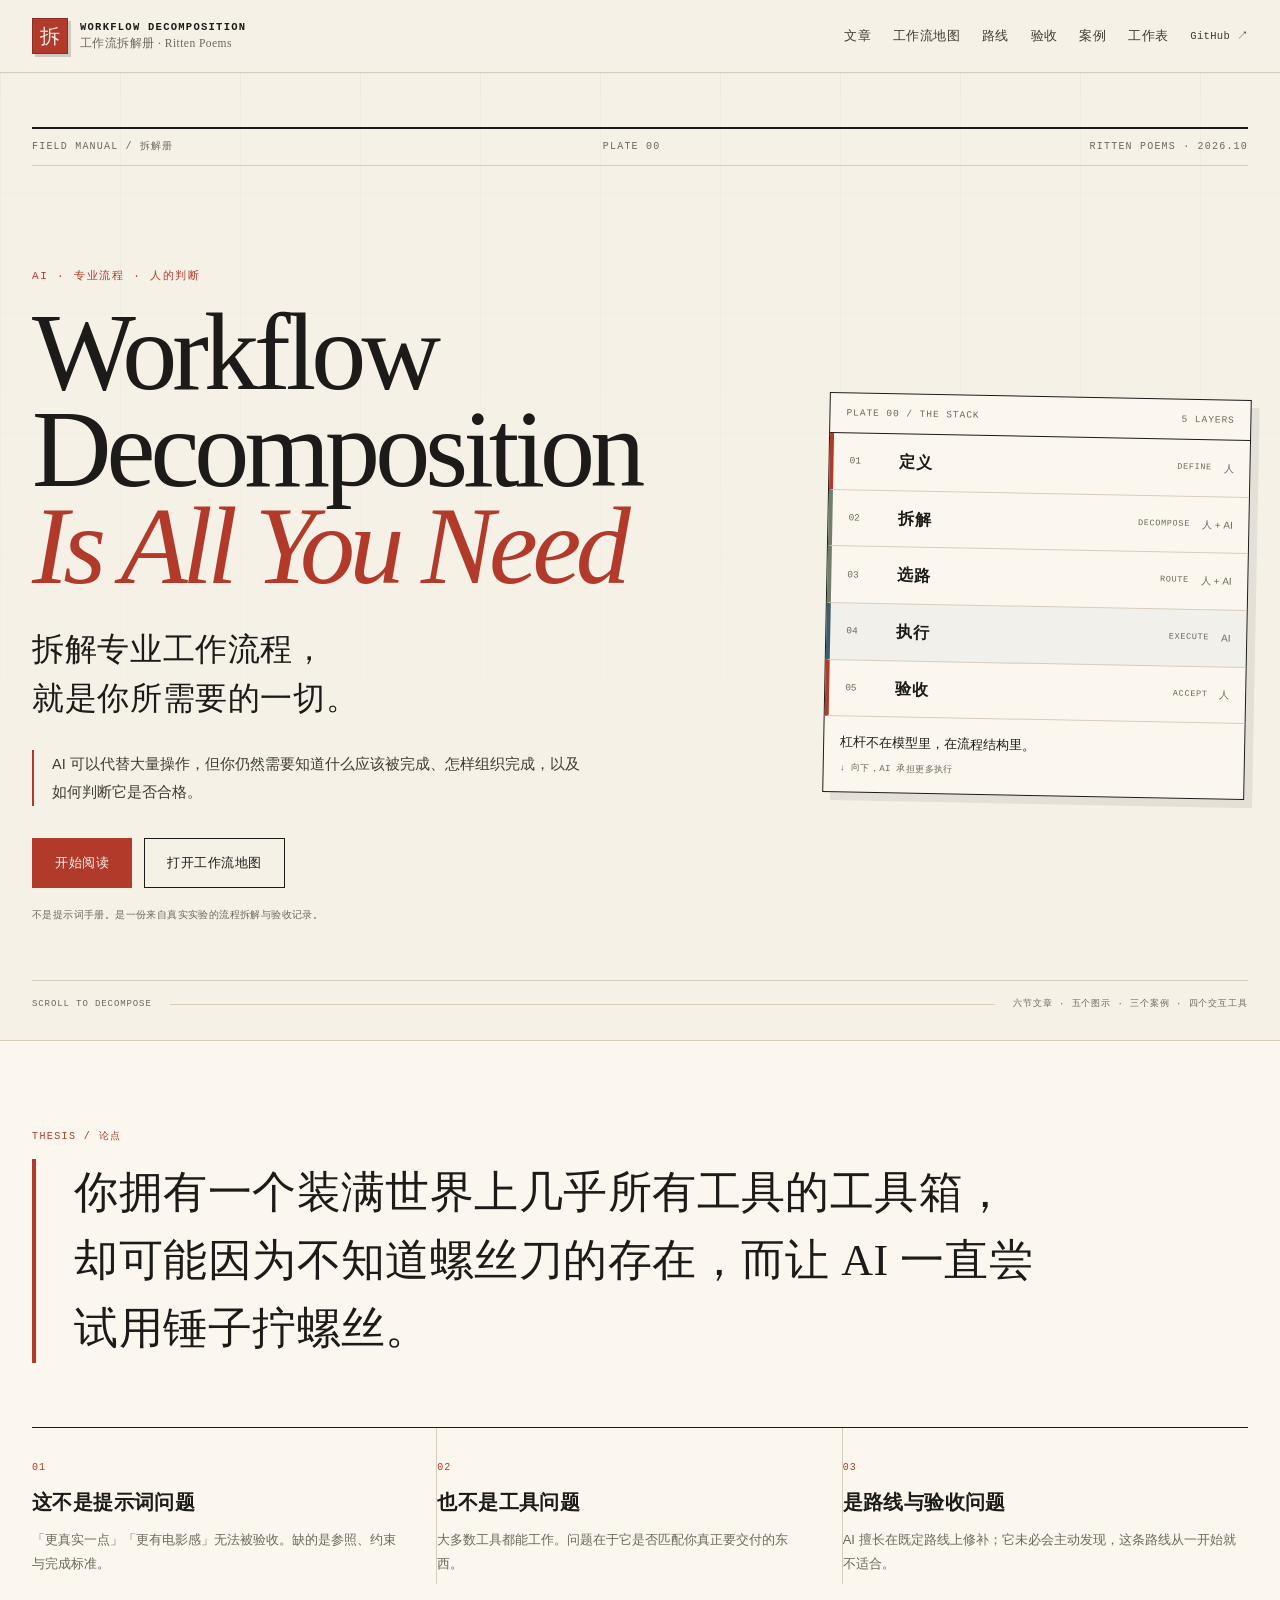
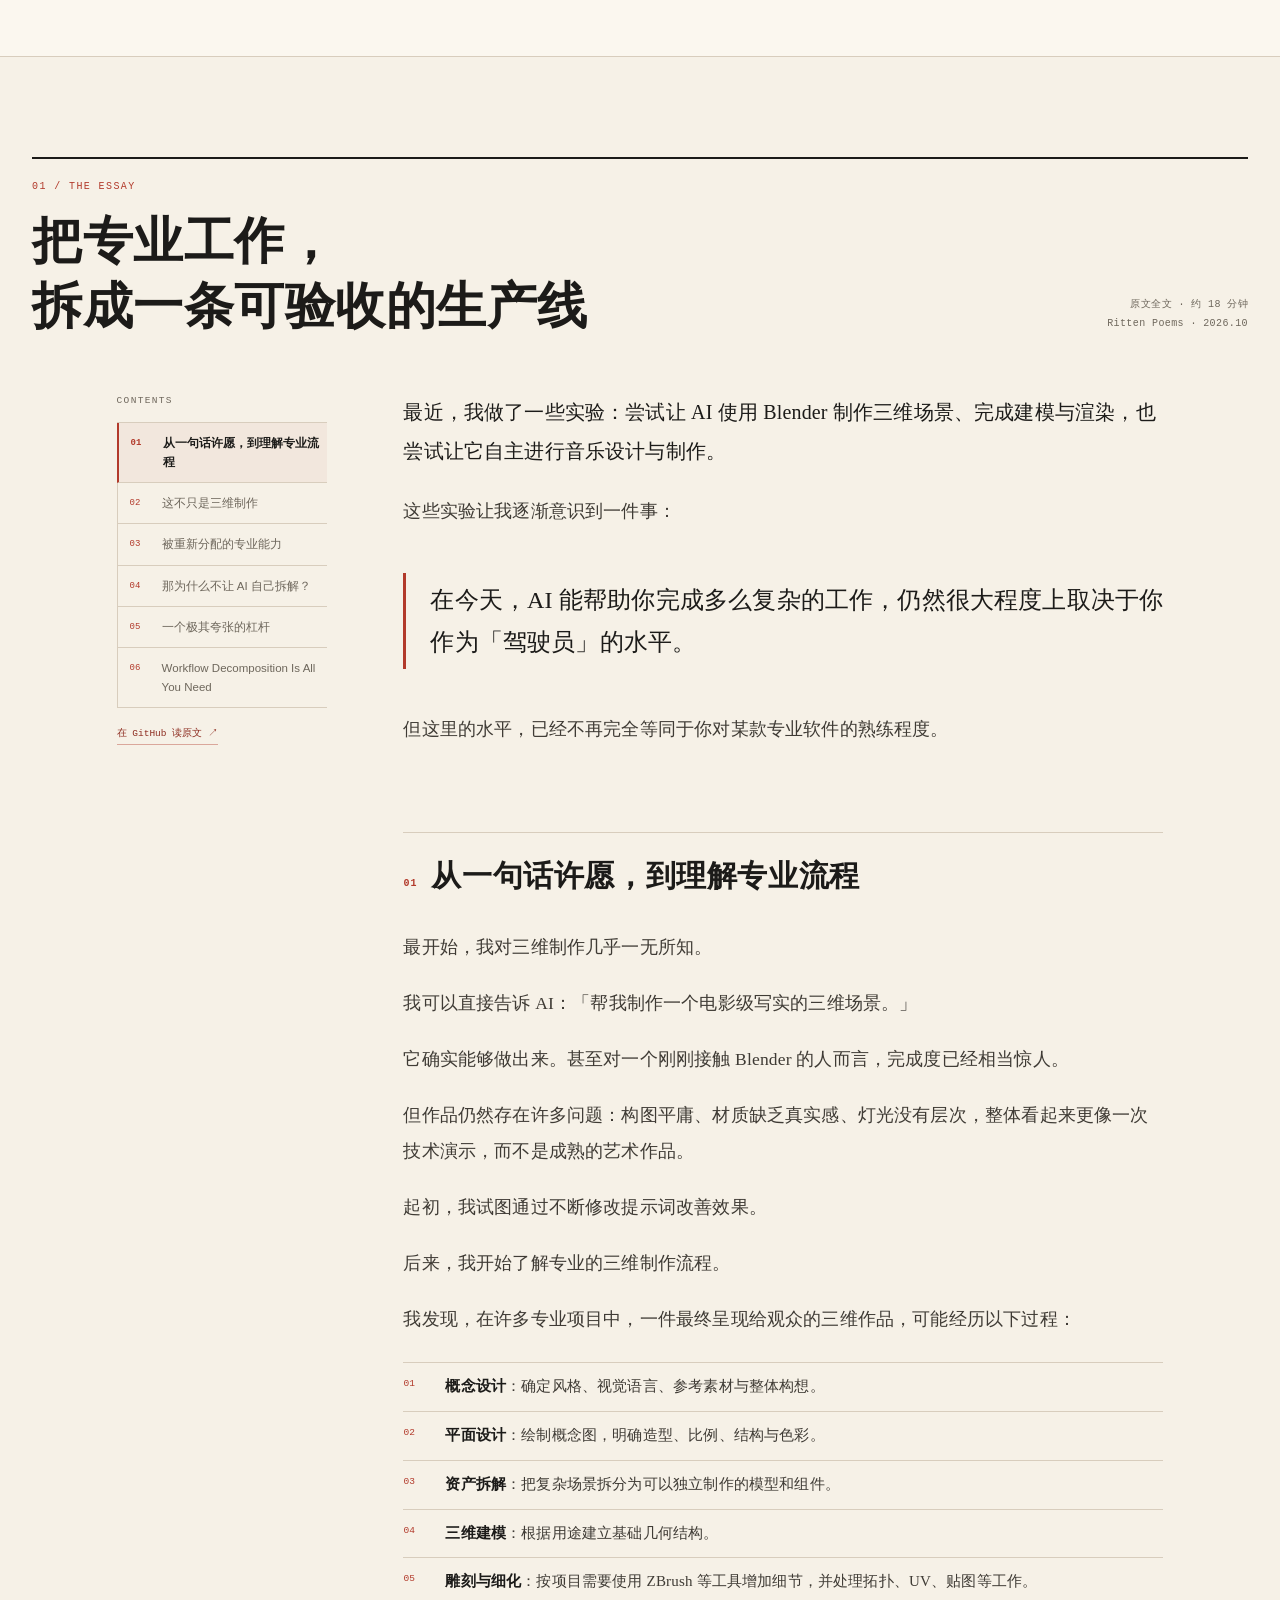
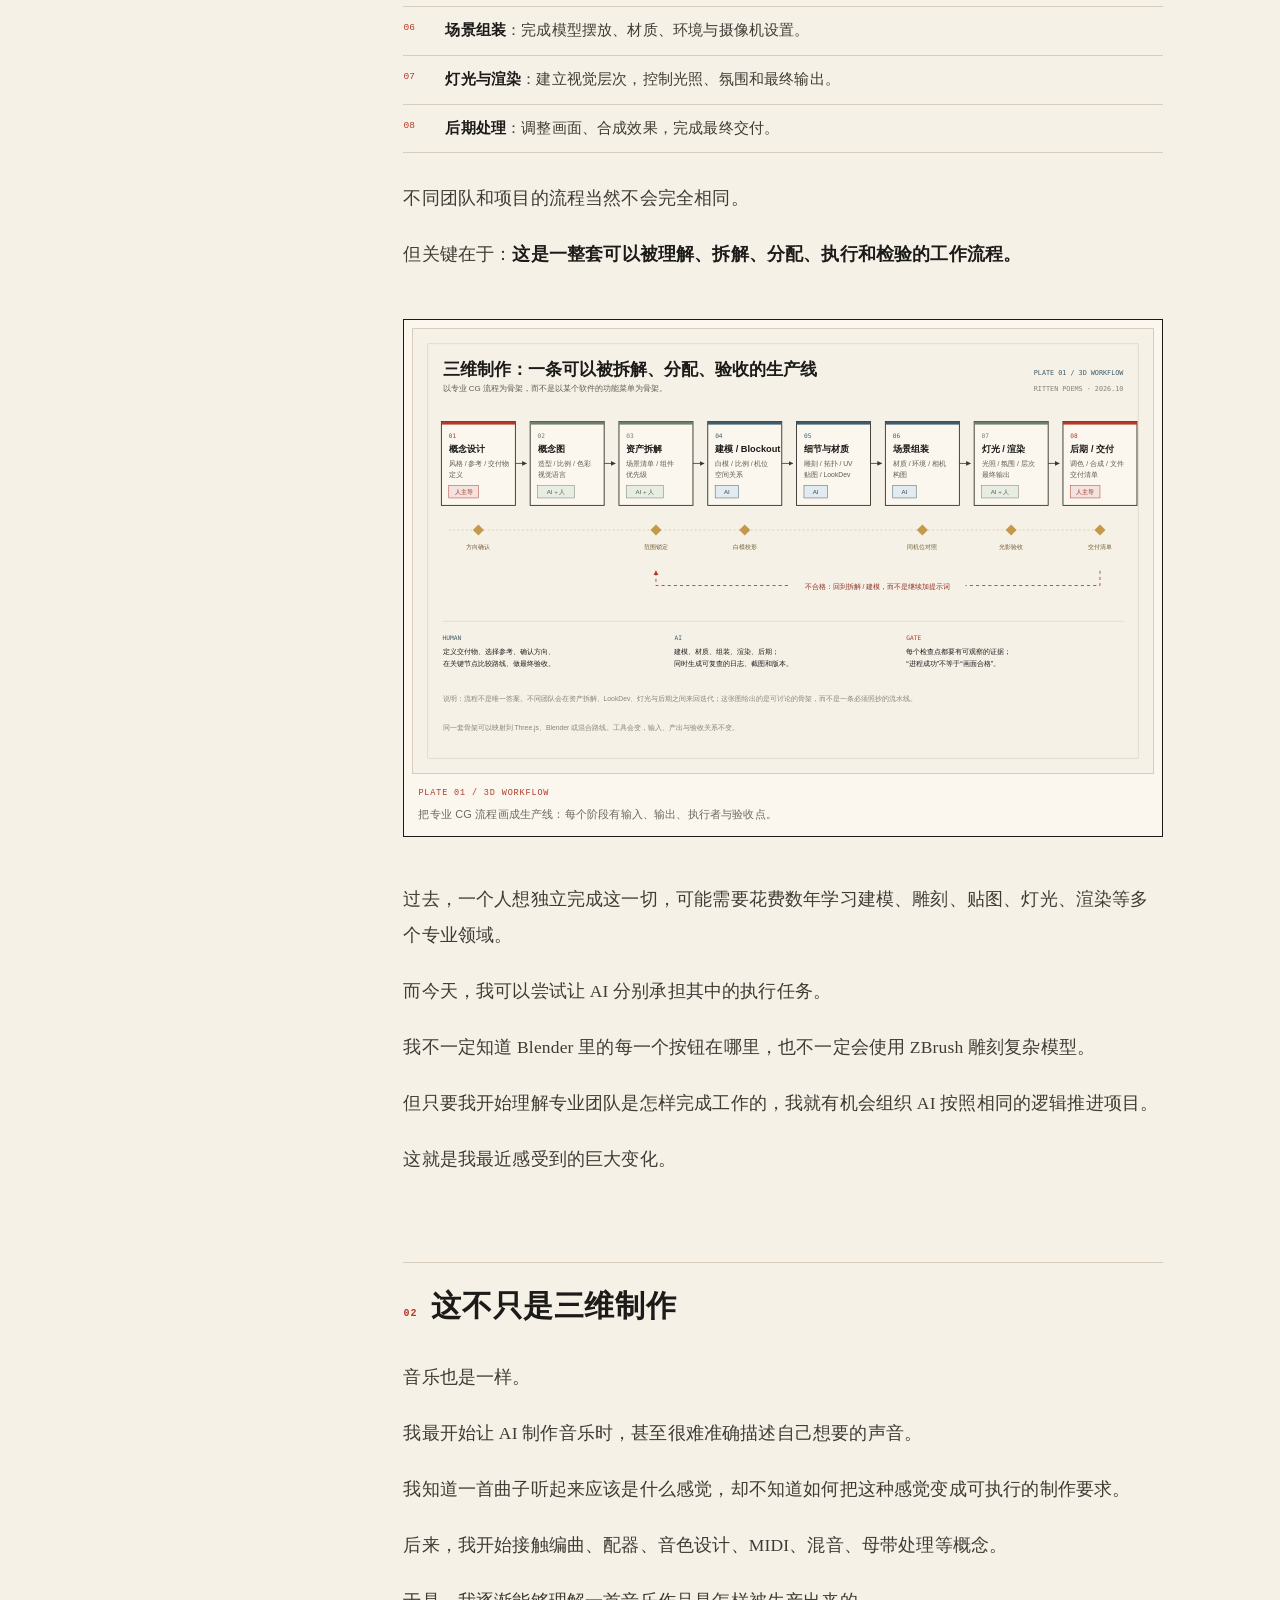
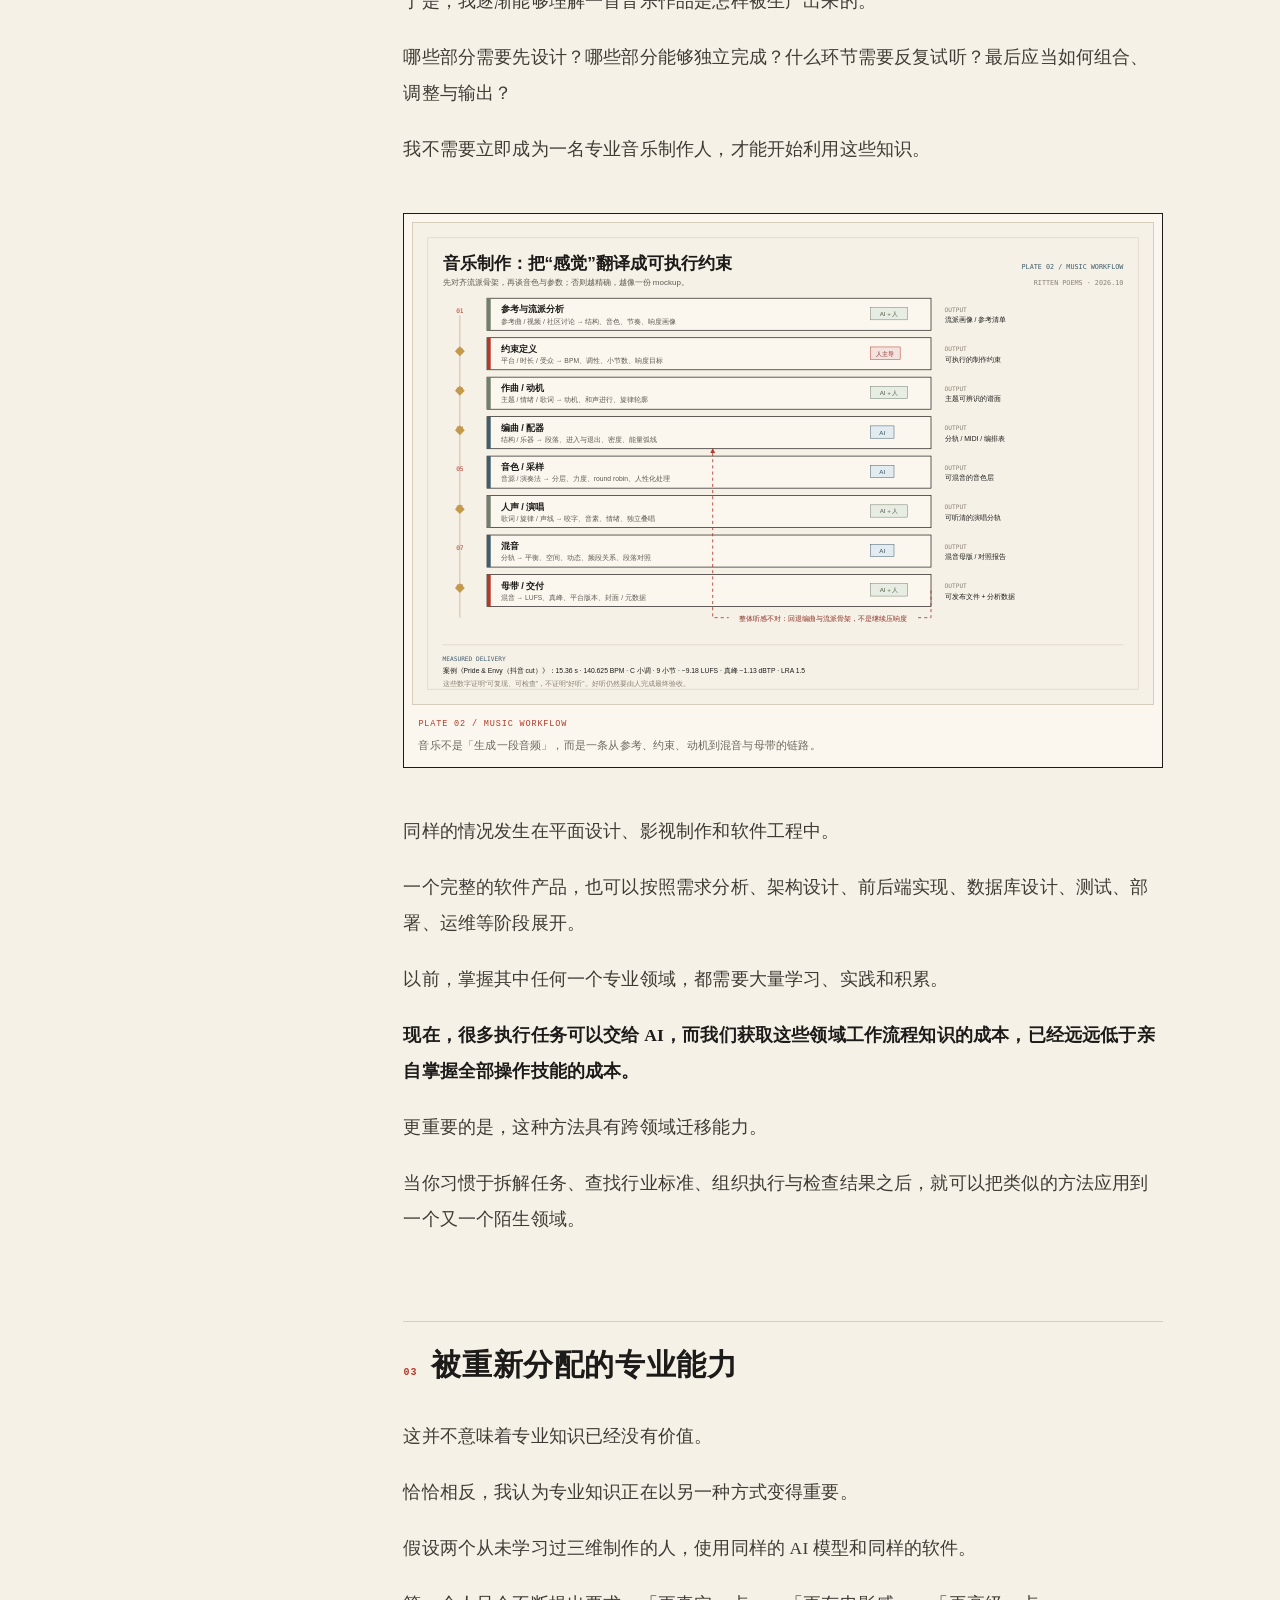
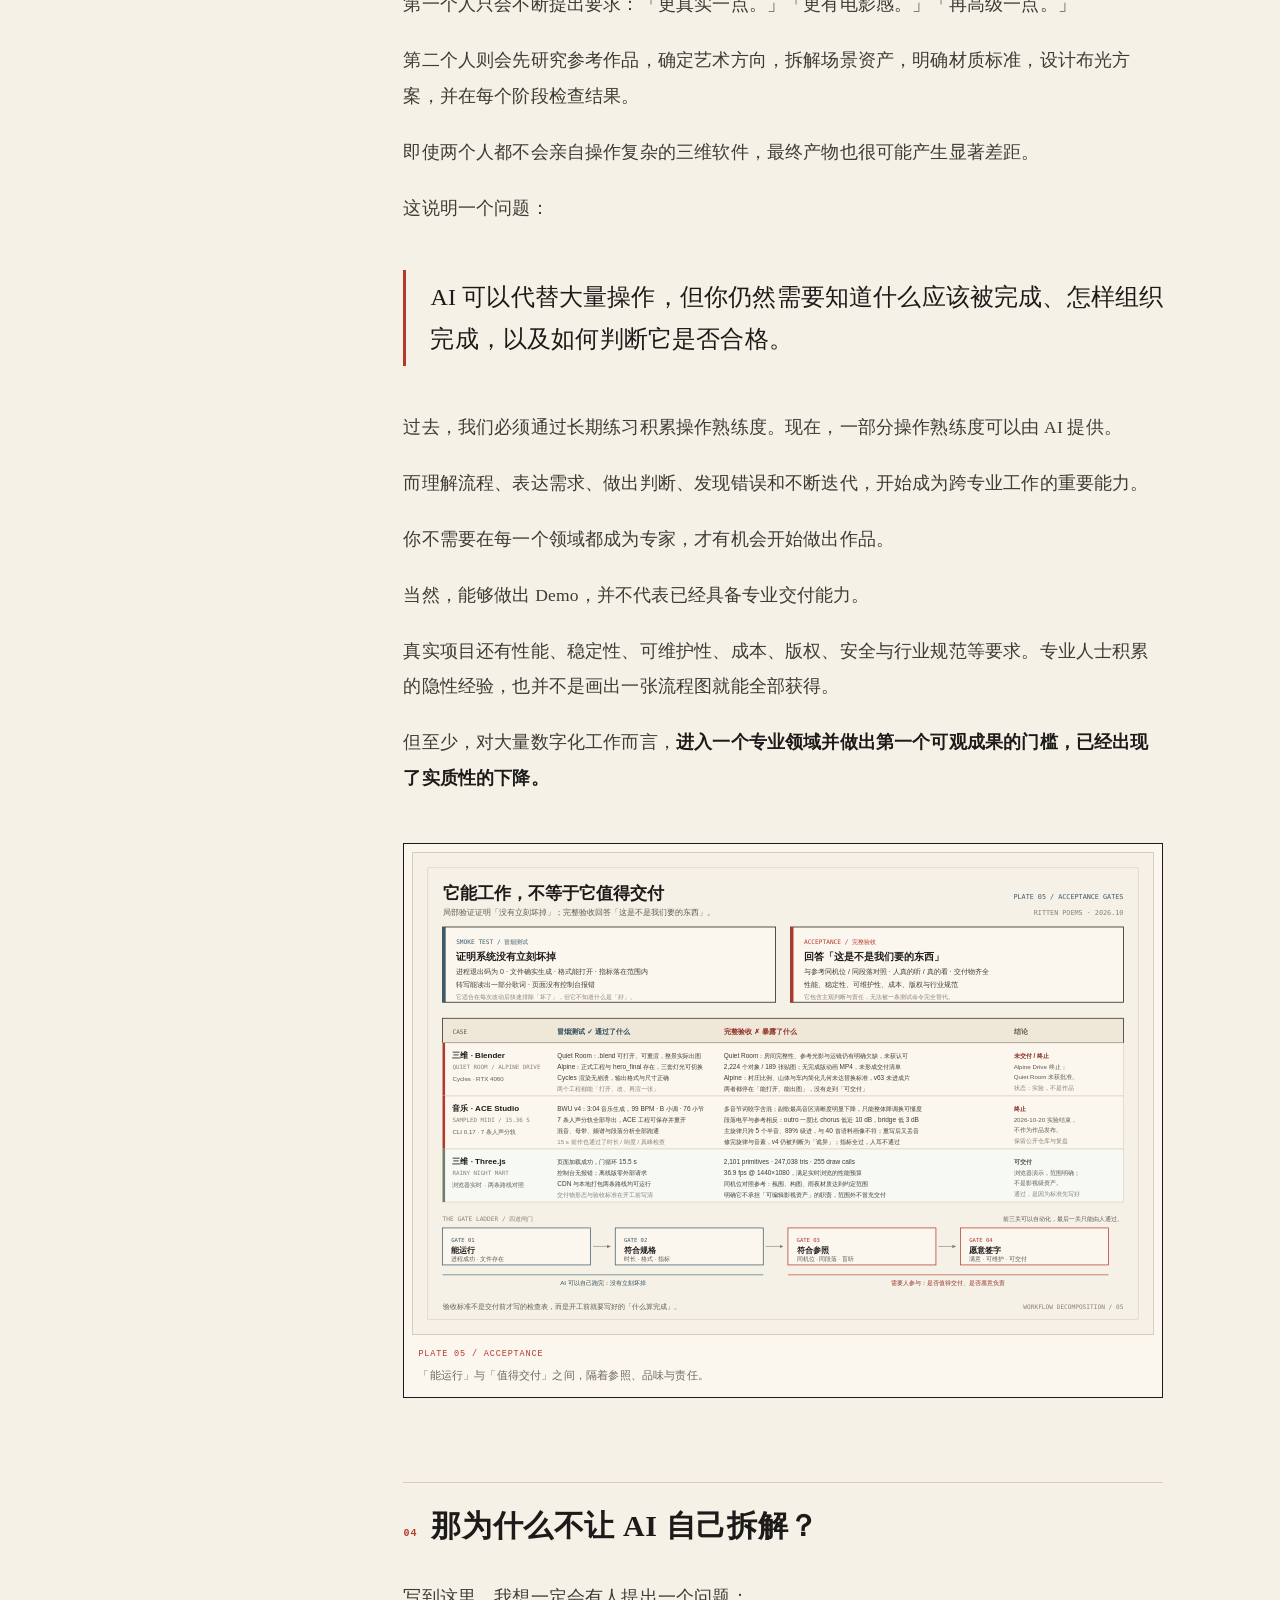
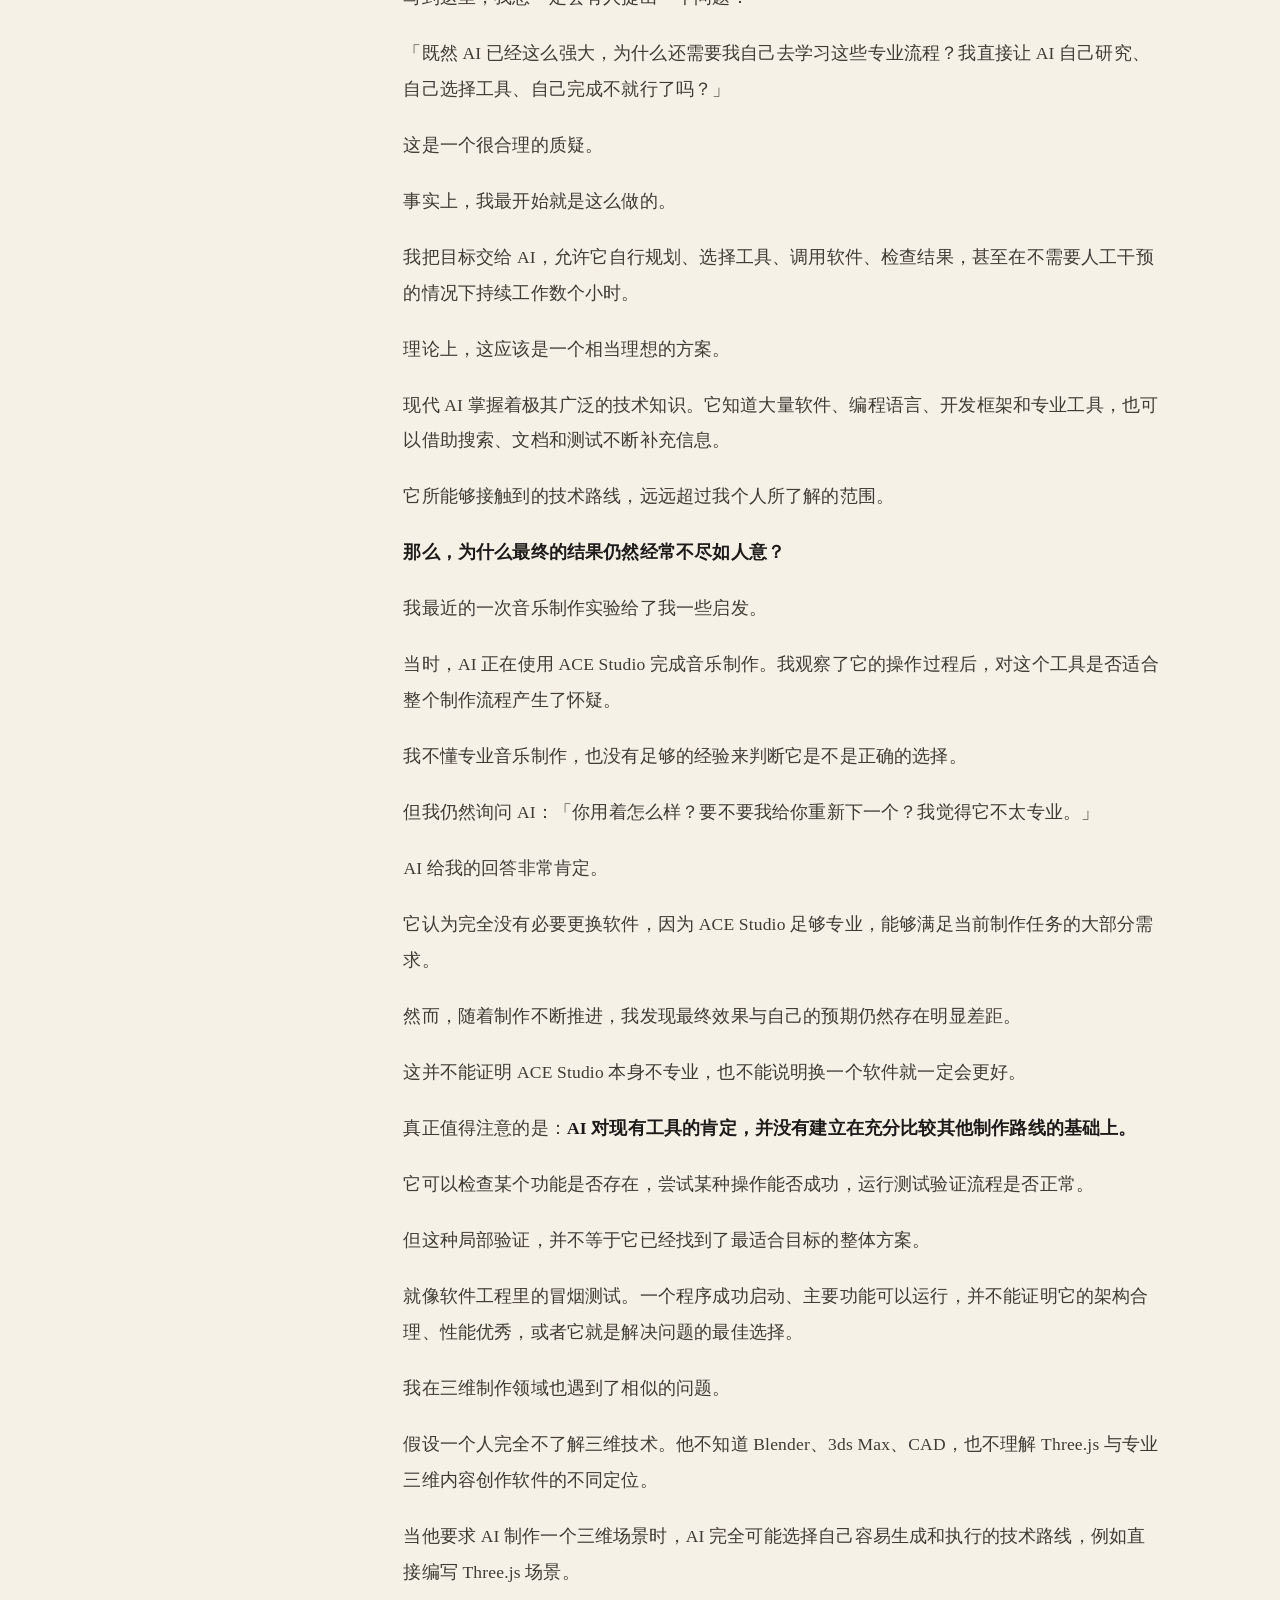
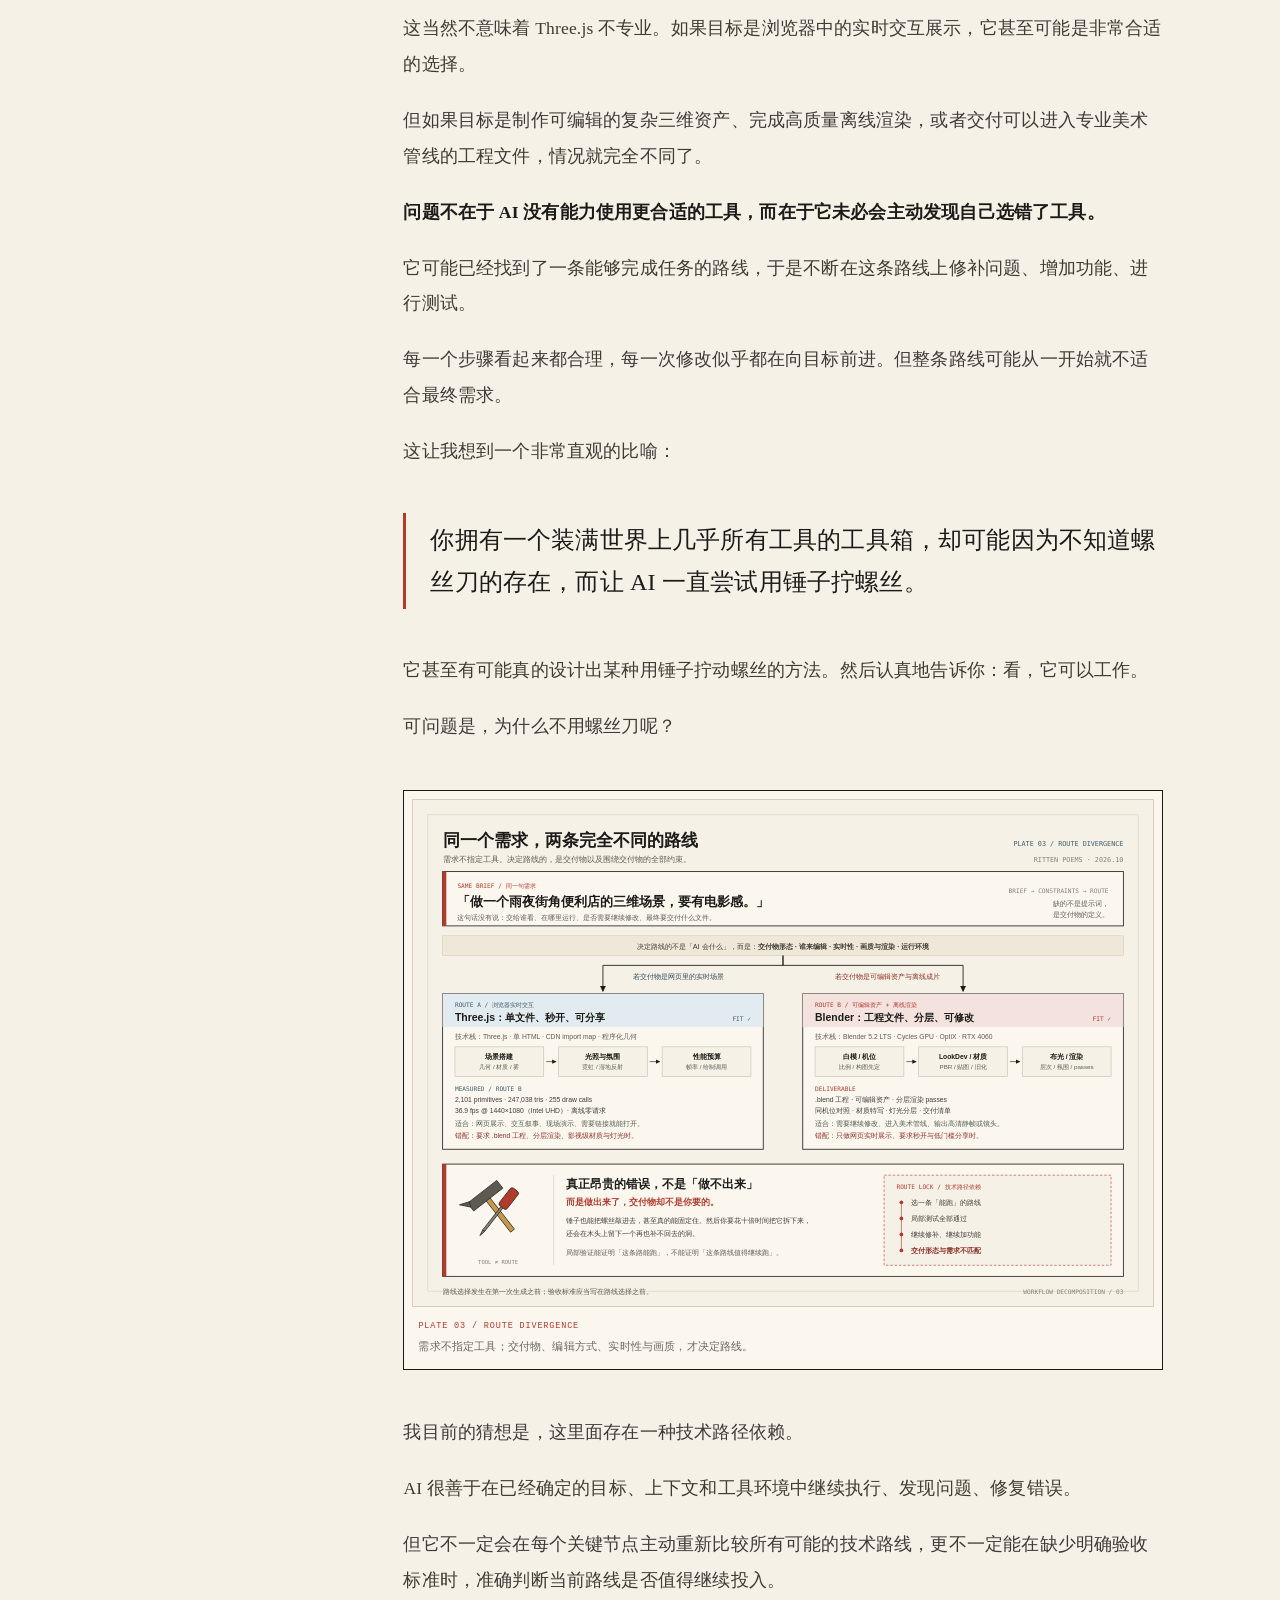
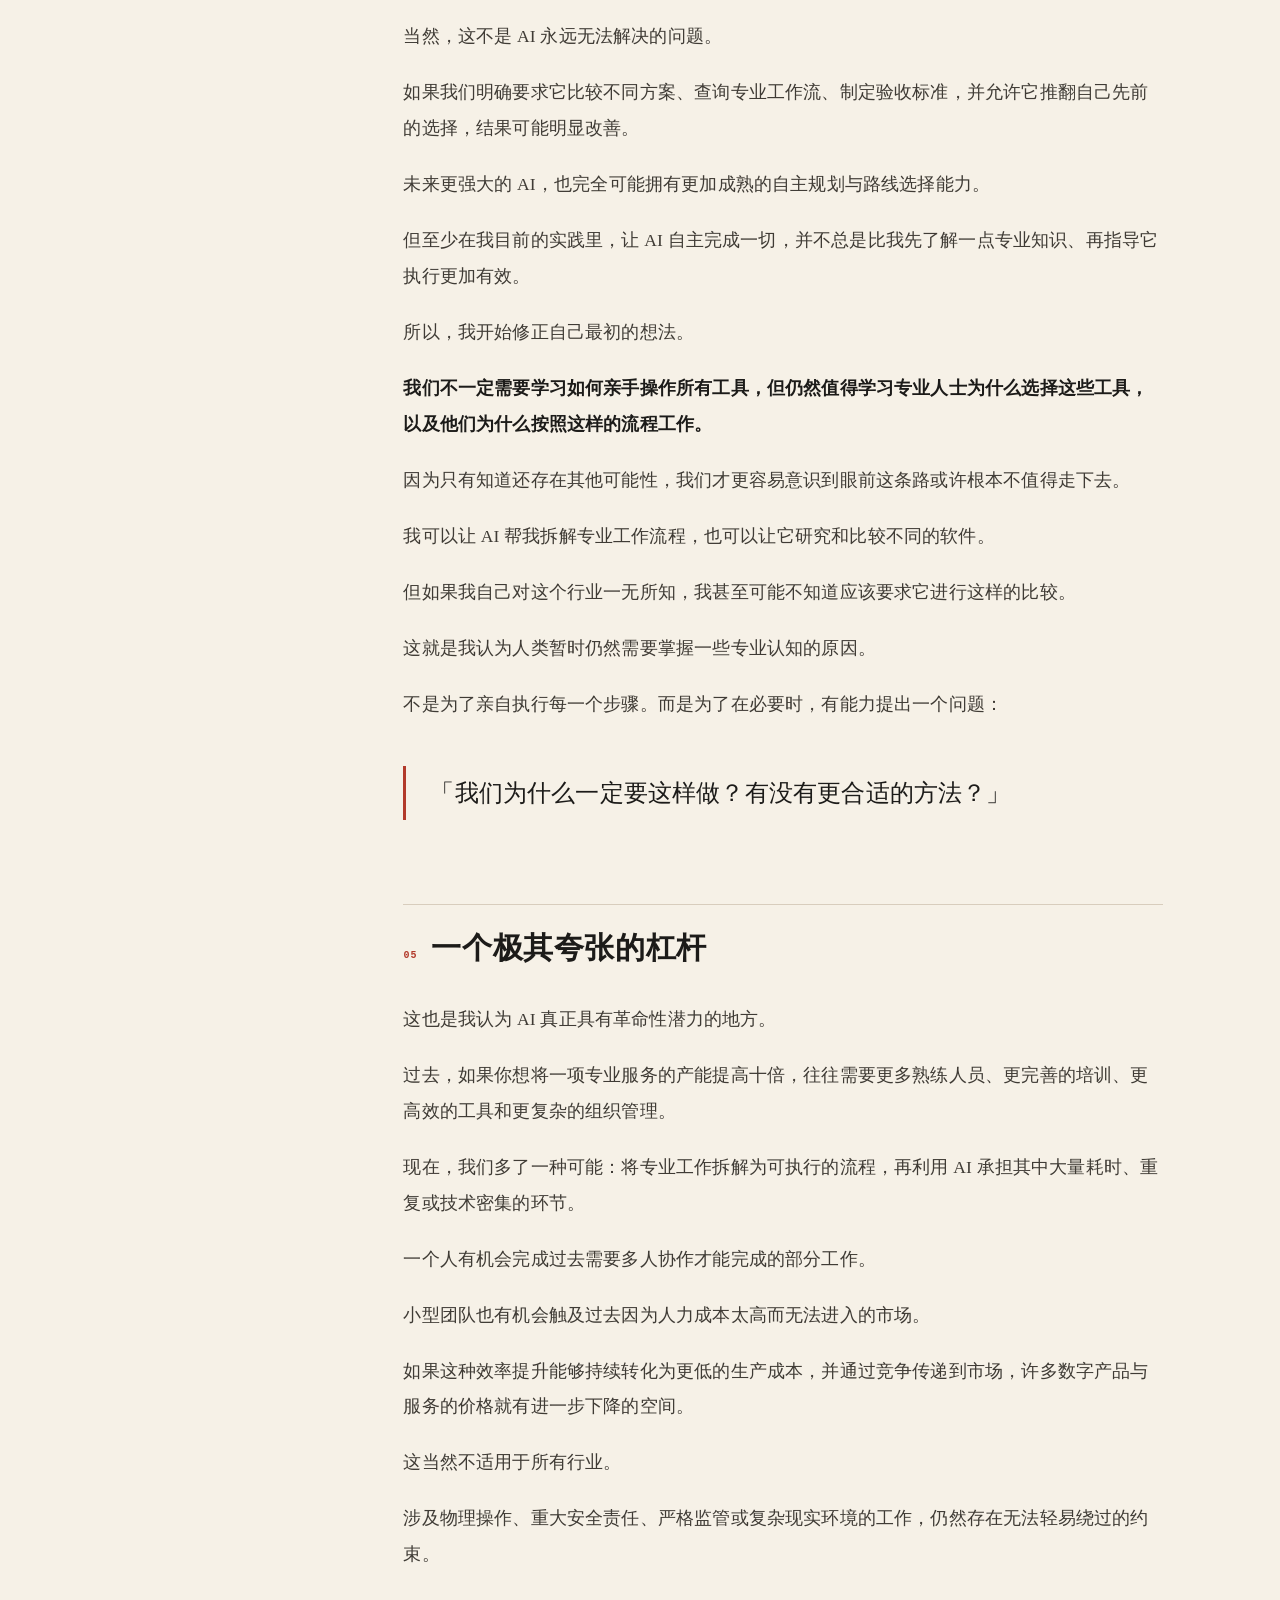
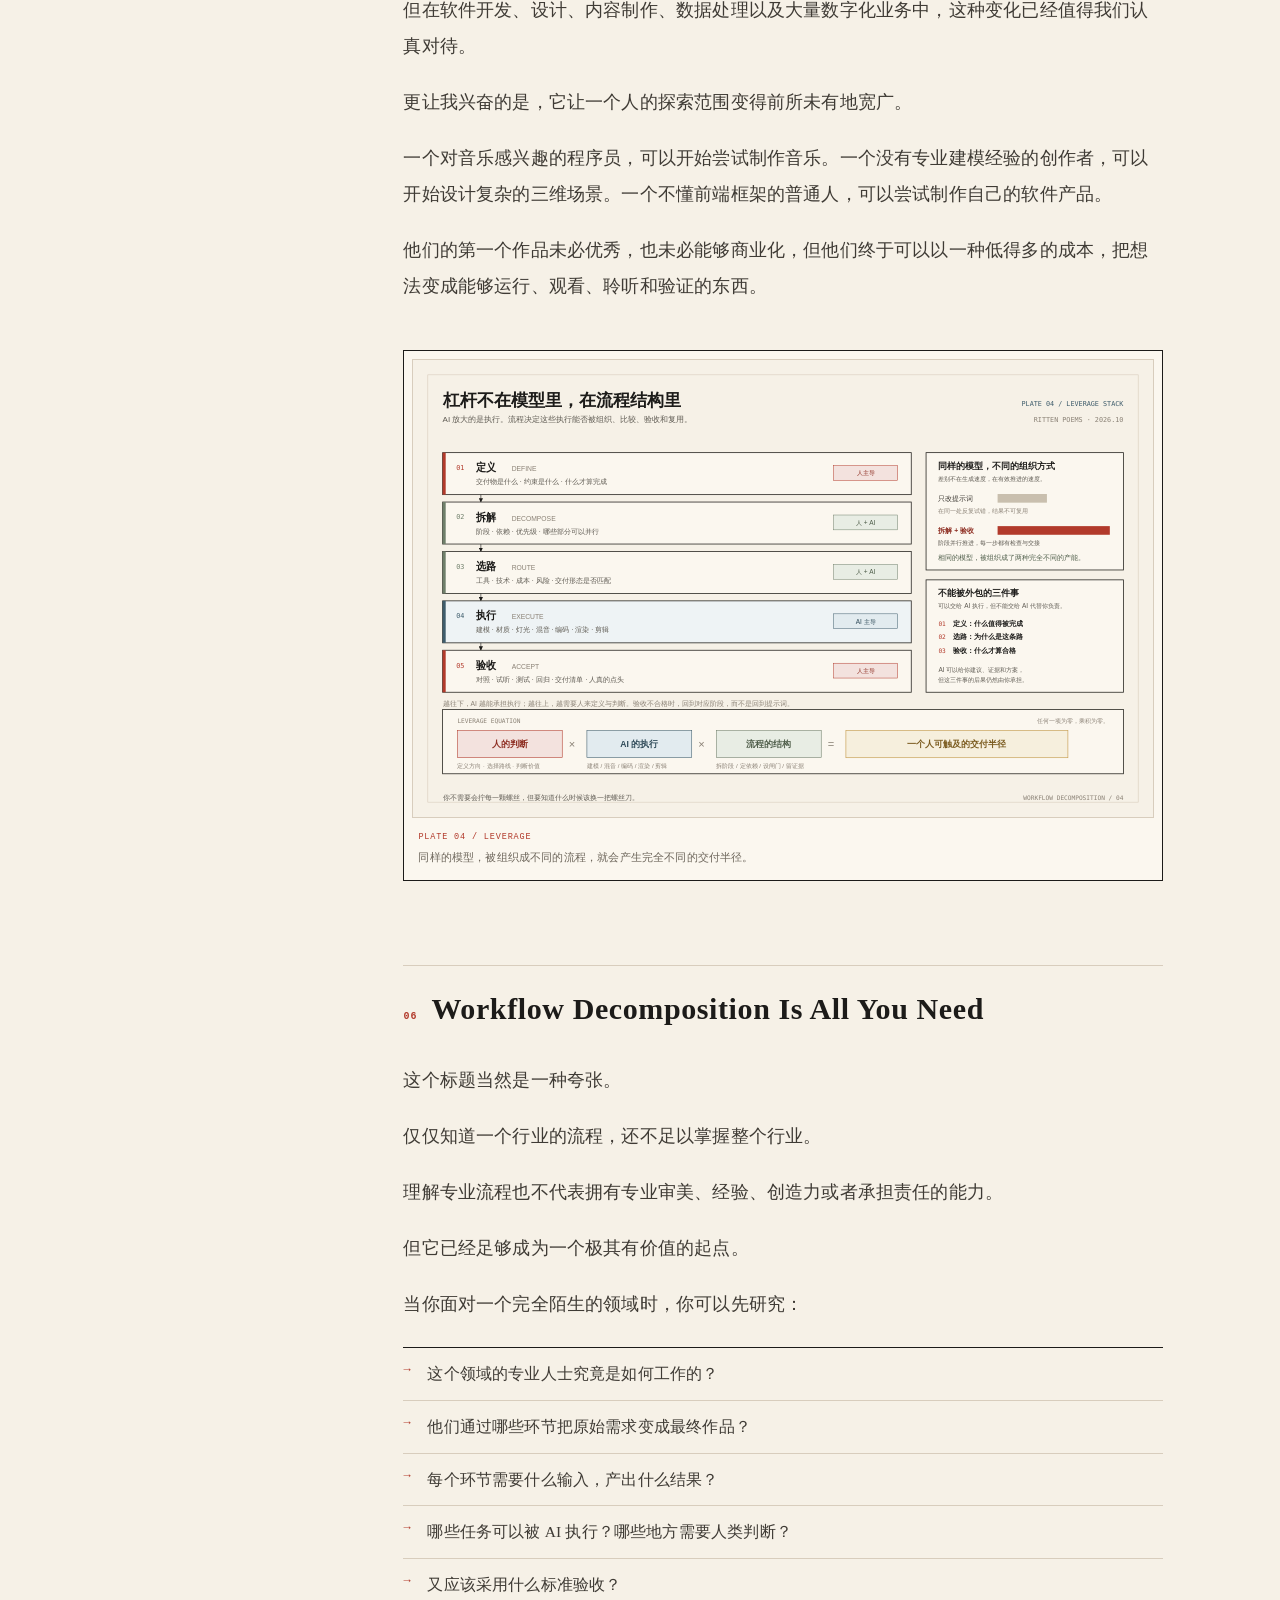
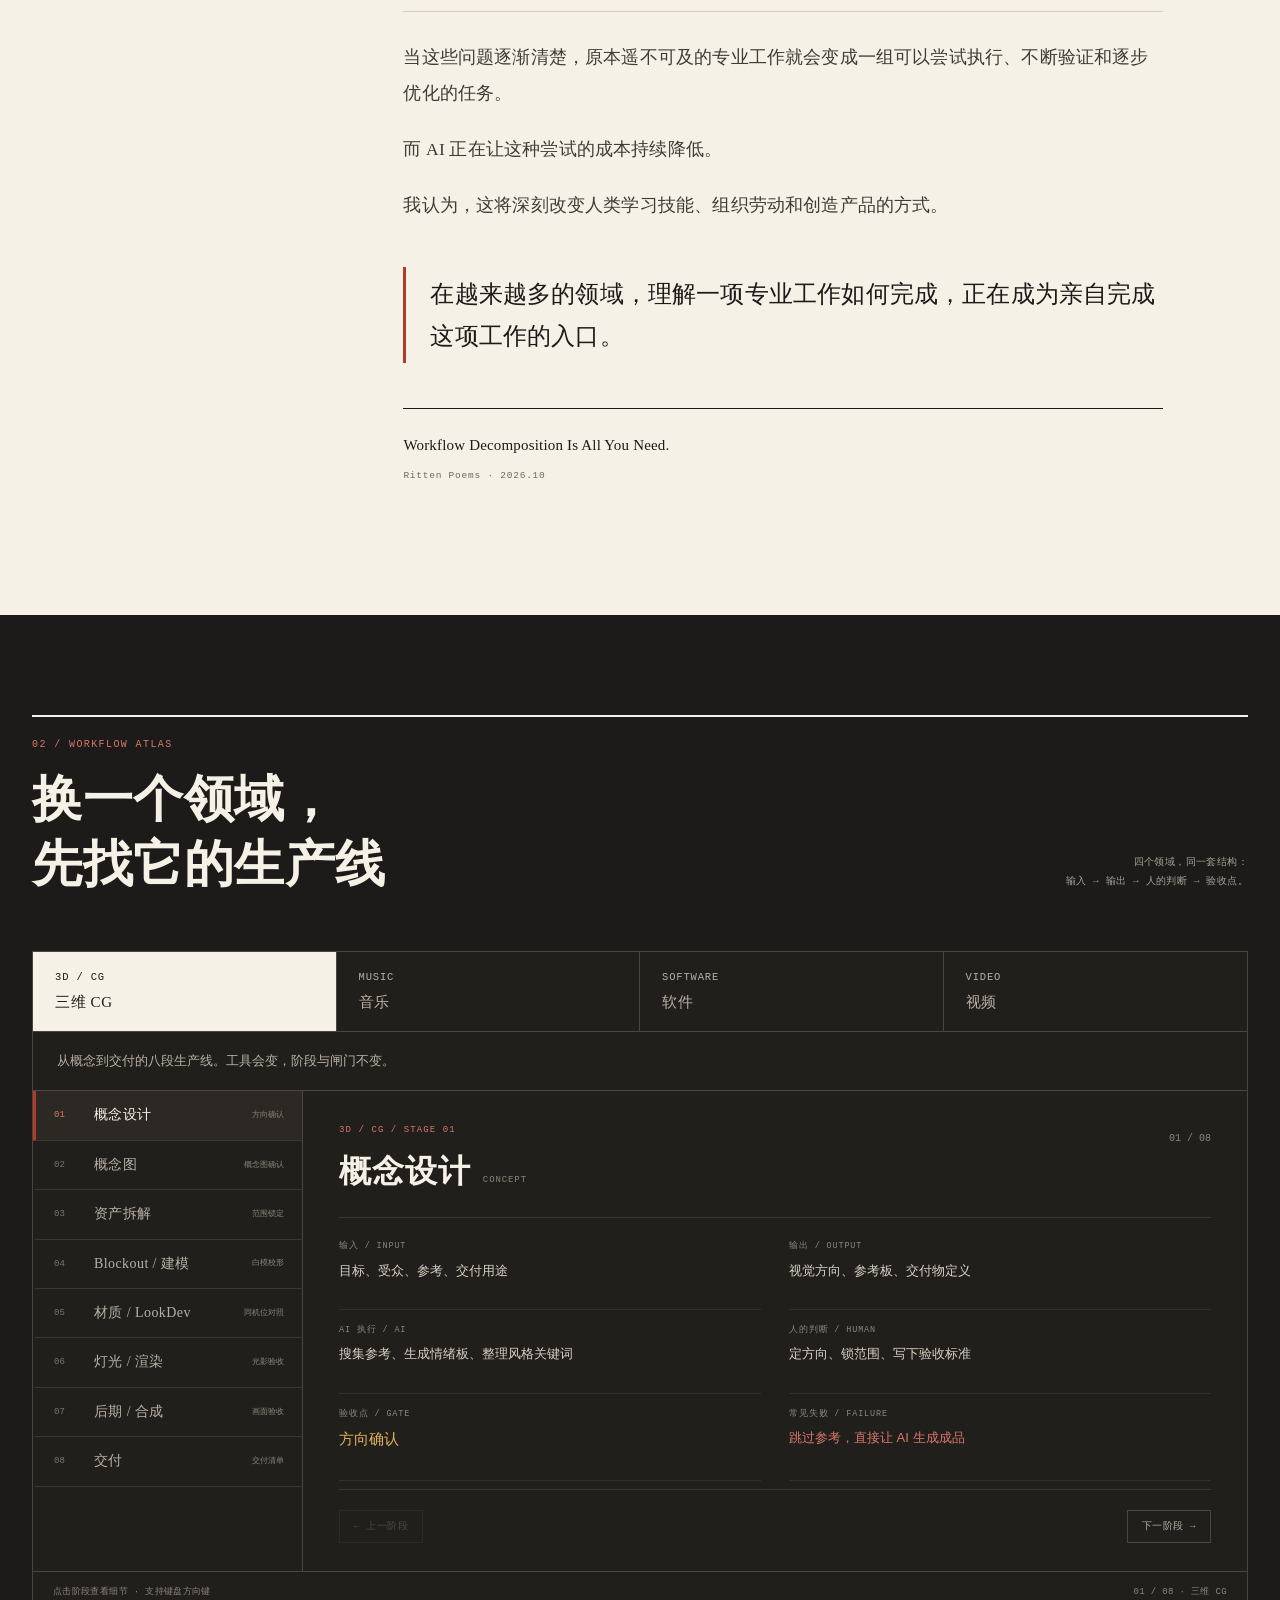
<file: site/index.html>
<!DOCTYPE html>
<html lang="zh-CN">
<head>
<meta charset="utf-8">
<meta name="viewport" content="width=device-width, initial-scale=1">
<title>Workflow Decomposition Is All You Need｜工作流拆解册</title>
<meta name="description" content="AI 可以代替大量操作，但你仍然需要知道什么应该被完成、怎样组织完成，以及如何判断它是否合格。一份来自三维、音乐与软件实验的工作流拆解册。">
<meta name="theme-color" content="#F6F1E7">
<meta property="og:type" content="website">
<meta property="og:title" content="Workflow Decomposition Is All You Need">
<meta property="og:description" content="拆解专业工作流程，就是你所需要的一切。来自三维、音乐与软件实验的工作流拆解册。">
<meta property="og:image" content="https://rittenpoems-beep.github.io/workflow-decomposition/assets/images/og-cover.png">
<meta name="twitter:card" content="summary_large_image">
<link rel="icon" href="favicon.svg" type="image/svg+xml">
<link rel="stylesheet" href="assets/css/site.css">
</head>
<body>
<a class="skip" href="#main">跳到正文</a>
<div class="progress" aria-hidden="true"><span id="progressBar"></span></div>

<header class="masthead" id="masthead">
  <div class="shell masthead-inner">
    <a class="brand" href="#top" aria-label="Workflow Decomposition 首页">
      <span class="brand-mark" aria-hidden="true">拆</span>
      <span class="brand-text">
        <strong>WORKFLOW DECOMPOSITION</strong>
        <em>工作流拆解册 · Ritten Poems</em>
      </span>
    </a>
    <nav class="topnav" id="topnav" aria-label="主导航">
      <a href="#article">文章</a>
      <a href="#atlas">工作流地图</a>
      <a href="#routes">路线</a>
      <a href="#gates">验收</a>
      <a href="#cases">案例</a>
      <a href="#worksheet">工作表</a>
      <a class="nav-ext" href="https://github.com/rittenpoems-beep/workflow-decomposition" target="_blank" rel="noopener">GitHub ↗</a>
    </nav>
    <button class="menu-btn" id="menuBtn" aria-expanded="false" aria-controls="topnav">菜单</button>
  </div>
</header>

<main id="main">
  <!-- HERO -->
  <section class="hero" id="top">
    <div class="shell">
      <div class="hero-meta">
        <span>FIELD MANUAL / 拆解册</span>
        <span>PLATE 00</span>
        <span>RITTEN POEMS · 2026.10</span>
      </div>
      <div class="hero-grid">
        <div class="hero-copy">
          <p class="eyebrow">AI · 专业流程 · 人的判断</p>
          <h1>Workflow<br>Decomposition<br><span>Is All You Need</span></h1>
          <p class="hero-cn">拆解专业工作流程，<br>就是你所需要的一切。</p>
          <p class="hero-lede">AI 可以代替大量操作，但你仍然需要知道什么应该被完成、怎样组织完成，以及如何判断它是否合格。</p>
          <div class="hero-actions">
            <a class="btn primary" href="#article">开始阅读</a>
            <a class="btn ghost" href="#atlas">打开工作流地图</a>
          </div>
          <p class="hero-footnote">不是提示词手册。是一份来自真实实验的流程拆解与验收记录。</p>
        </div>

        <aside class="hero-plate" aria-label="五层工作流结构">
          <div class="plate-head">
            <span>PLATE 00 / THE STACK</span>
            <span>5 LAYERS</span>
          </div>
          <ol class="stack-mini">
            <li class="layer-human"><span>01</span><b>定义</b><i>DEFINE</i><em>人</em></li>
            <li class="layer-both"><span>02</span><b>拆解</b><i>DECOMPOSE</i><em>人 + AI</em></li>
            <li class="layer-both"><span>03</span><b>选路</b><i>ROUTE</i><em>人 + AI</em></li>
            <li class="layer-ai"><span>04</span><b>执行</b><i>EXECUTE</i><em>AI</em></li>
            <li class="layer-human"><span>05</span><b>验收</b><i>ACCEPT</i><em>人</em></li>
          </ol>
          <div class="plate-foot">
            <p>杠杆不在模型里，在流程结构里。</p>
            <span>↓ 向下，AI 承担更多执行</span>
          </div>
        </aside>
      </div>
      <div class="hero-bottom">
        <span>SCROLL TO DECOMPOSE</span>
        <span class="hero-line" aria-hidden="true"></span>
        <span>六节文章 · 五个图示 · 三个案例 · 四个交互工具</span>
      </div>
    </div>
  </section>

  <!-- MANIFESTO -->
  <section class="manifesto">
    <div class="shell">
      <p class="kicker">THESIS / 论点</p>
      <blockquote class="manifesto-quote">
        你拥有一个装满世界上几乎所有工具的工具箱，却可能因为不知道螺丝刀的存在，而让 AI 一直尝试用锤子拧螺丝。
      </blockquote>
      <div class="manifesto-grid">
        <article class="reveal">
          <span class="num">01</span>
          <h3>这不是提示词问题</h3>
          <p>「更真实一点」「更有电影感」无法被验收。缺的是参照、约束与完成标准。</p>
        </article>
        <article class="reveal">
          <span class="num">02</span>
          <h3>也不是工具问题</h3>
          <p>大多数工具都能工作。问题在于它是否匹配你真正要交付的东西。</p>
        </article>
        <article class="reveal">
          <span class="num">03</span>
          <h3>是路线与验收问题</h3>
          <p>AI 擅长在既定路线上修补；它未必会主动发现，这条路线从一开始就不适合。</p>
        </article>
      </div>
    </div>
  </section>

  <!-- ARTICLE -->
  <section class="article-section" id="article">
    <div class="shell">
      <div class="section-head">
        <div>
          <p class="kicker">01 / THE ESSAY</p>
          <h2>把专业工作，<br>拆成一条可验收的生产线</h2>
        </div>
        <p class="section-note">原文全文 · 约 18 分钟<br>Ritten Poems · 2026.10</p>
      </div>

      <div class="article-layout">
        <aside class="toc" aria-label="文章目录">
          <p class="toc-title">CONTENTS</p>
          <nav>
            <a href="#s01" class="active"><span>01</span>从一句话许愿，到理解专业流程</a>
            <a href="#s02"><span>02</span>这不只是三维制作</a>
            <a href="#s03"><span>03</span>被重新分配的专业能力</a>
            <a href="#s04"><span>04</span>那为什么不让 AI 自己拆解？</a>
            <a href="#s05"><span>05</span>一个极其夸张的杠杆</a>
            <a href="#s06"><span>06</span>Workflow Decomposition Is All You Need</a>
          </nav>
          <a class="toc-download" href="https://github.com/rittenpoems-beep/workflow-decomposition/blob/main/article/workflow-decomposition.md" target="_blank" rel="noopener">在 GitHub 读原文 ↗</a>
        </aside>

        <article class="prose">
          <p class="prose-lede">最近，我做了一些实验：尝试让 AI 使用 Blender 制作三维场景、完成建模与渲染，也尝试让它自主进行音乐设计与制作。</p>
          <p>这些实验让我逐渐意识到一件事：</p>
          <p class="pullquote">在今天，AI 能帮助你完成多么复杂的工作，仍然很大程度上取决于你作为「驾驶员」的水平。</p>
          <p>但这里的水平，已经不再完全等同于你对某款专业软件的熟练程度。</p>

          <h2 id="s01"><span>01</span>从一句话许愿，到理解专业流程</h2>
          <p>最开始，我对三维制作几乎一无所知。</p>
          <p>我可以直接告诉 AI：「帮我制作一个电影级写实的三维场景。」</p>
          <p>它确实能够做出来。甚至对一个刚刚接触 Blender 的人而言，完成度已经相当惊人。</p>
          <p>但作品仍然存在许多问题：构图平庸、材质缺乏真实感、灯光没有层次，整体看起来更像一次技术演示，而不是成熟的艺术作品。</p>
          <p>起初，我试图通过不断修改提示词改善效果。</p>
          <p>后来，我开始了解专业的三维制作流程。</p>
          <p>我发现，在许多专业项目中，一件最终呈现给观众的三维作品，可能经历以下过程：</p>
          <ol class="stage-list">
            <li><b>概念设计</b>：确定风格、视觉语言、参考素材与整体构想。</li>
            <li><b>平面设计</b>：绘制概念图，明确造型、比例、结构与色彩。</li>
            <li><b>资产拆解</b>：把复杂场景拆分为可以独立制作的模型和组件。</li>
            <li><b>三维建模</b>：根据用途建立基础几何结构。</li>
            <li><b>雕刻与细化</b>：按项目需要使用 ZBrush 等工具增加细节，并处理拓扑、UV、贴图等工作。</li>
            <li><b>场景组装</b>：完成模型摆放、材质、环境与摄像机设置。</li>
            <li><b>灯光与渲染</b>：建立视觉层次，控制光照、氛围和最终输出。</li>
            <li><b>后期处理</b>：调整画面、合成效果，完成最终交付。</li>
          </ol>
          <p>不同团队和项目的流程当然不会完全相同。</p>
          <p>但关键在于：<strong>这是一整套可以被理解、拆解、分配、执行和检验的工作流程。</strong></p>

          <figure class="plate reveal">
            <a class="plate-img" href="assets/diagrams/workflow-3d.svg" data-lightbox data-caption="图 1｜把专业 CG 流程画成生产线：每个阶段有输入、输出、执行者与验收点。">
              <img src="assets/diagrams/workflow-3d.svg" alt="三维制作工作流：概念设计、概念图、资产拆解、建模、材质、灯光渲染、后期交付八个阶段，以及六个验收闸门。" loading="lazy">
            </a>
            <figcaption><span>PLATE 01 / 3D WORKFLOW</span>把专业 CG 流程画成生产线：每个阶段有输入、输出、执行者与验收点。</figcaption>
          </figure>

          <p>过去，一个人想独立完成这一切，可能需要花费数年学习建模、雕刻、贴图、灯光、渲染等多个专业领域。</p>
          <p>而今天，我可以尝试让 AI 分别承担其中的执行任务。</p>
          <p>我不一定知道 Blender 里的每一个按钮在哪里，也不一定会使用 ZBrush 雕刻复杂模型。</p>
          <p>但只要我开始理解专业团队是怎样完成工作的，我就有机会组织 AI 按照相同的逻辑推进项目。</p>
          <p>这就是我最近感受到的巨大变化。</p>

          <h2 id="s02"><span>02</span>这不只是三维制作</h2>
          <p>音乐也是一样。</p>
          <p>我最开始让 AI 制作音乐时，甚至很难准确描述自己想要的声音。</p>
          <p>我知道一首曲子听起来应该是什么感觉，却不知道如何把这种感觉变成可执行的制作要求。</p>
          <p>后来，我开始接触编曲、配器、音色设计、MIDI、混音、母带处理等概念。</p>
          <p>于是，我逐渐能够理解一首音乐作品是怎样被生产出来的。</p>
          <p>哪些部分需要先设计？哪些部分能够独立完成？什么环节需要反复试听？最后应当如何组合、调整与输出？</p>
          <p>我不需要立即成为一名专业音乐制作人，才能开始利用这些知识。</p>

          <figure class="plate reveal">
            <a class="plate-img" href="assets/diagrams/workflow-music.svg" data-lightbox data-caption="图 2｜音乐不是「生成一段音频」，而是一条从参考、约束、动机到混音与母带的链路。">
              <img src="assets/diagrams/workflow-music.svg" alt="音乐制作工作流：参考与流派分析、约束定义、作曲动机、编曲配器、音色采样、人声演唱、混音、母带交付八个阶段。" loading="lazy">
            </a>
            <figcaption><span>PLATE 02 / MUSIC WORKFLOW</span>音乐不是「生成一段音频」，而是一条从参考、约束、动机到混音与母带的链路。</figcaption>
          </figure>

          <p>同样的情况发生在平面设计、影视制作和软件工程中。</p>
          <p>一个完整的软件产品，也可以按照需求分析、架构设计、前后端实现、数据库设计、测试、部署、运维等阶段展开。</p>
          <p>以前，掌握其中任何一个专业领域，都需要大量学习、实践和积累。</p>
          <p><strong>现在，很多执行任务可以交给 AI，而我们获取这些领域工作流程知识的成本，已经远远低于亲自掌握全部操作技能的成本。</strong></p>
          <p>更重要的是，这种方法具有跨领域迁移能力。</p>
          <p>当你习惯于拆解任务、查找行业标准、组织执行与检查结果之后，就可以把类似的方法应用到一个又一个陌生领域。</p>

          <h2 id="s03"><span>03</span>被重新分配的专业能力</h2>
          <p>这并不意味着专业知识已经没有价值。</p>
          <p>恰恰相反，我认为专业知识正在以另一种方式变得重要。</p>
          <p>假设两个从未学习过三维制作的人，使用同样的 AI 模型和同样的软件。</p>
          <p>第一个人只会不断提出要求：「更真实一点。」「更有电影感。」「再高级一点。」</p>
          <p>第二个人则会先研究参考作品，确定艺术方向，拆解场景资产，明确材质标准，设计布光方案，并在每个阶段检查结果。</p>
          <p>即使两个人都不会亲自操作复杂的三维软件，最终产物也很可能产生显著差距。</p>
          <p>这说明一个问题：</p>
          <p class="pullquote">AI 可以代替大量操作，但你仍然需要知道什么应该被完成、怎样组织完成，以及如何判断它是否合格。</p>
          <p>过去，我们必须通过长期练习积累操作熟练度。现在，一部分操作熟练度可以由 AI 提供。</p>
          <p>而理解流程、表达需求、做出判断、发现错误和不断迭代，开始成为跨专业工作的重要能力。</p>
          <p>你不需要在每一个领域都成为专家，才有机会开始做出作品。</p>
          <p>当然，能够做出 Demo，并不代表已经具备专业交付能力。</p>
          <p>真实项目还有性能、稳定性、可维护性、成本、版权、安全与行业规范等要求。专业人士积累的隐性经验，也并不是画出一张流程图就能全部获得。</p>
          <p>但至少，对大量数字化工作而言，<strong>进入一个专业领域并做出第一个可观成果的门槛，已经出现了实质性的下降。</strong></p>

          <figure class="plate reveal">
            <a class="plate-img" href="assets/diagrams/acceptance-gates.svg" data-lightbox data-caption="图 3｜「能运行」与「值得交付」之间，隔着参照、品味与责任。">
              <img src="assets/diagrams/acceptance-gates.svg" alt="冒烟测试与完整验收的对比，以及 Quiet Room、BWU v4、雨夜便利店三个案例的四道闸门。" loading="lazy">
            </a>
            <figcaption><span>PLATE 05 / ACCEPTANCE</span>「能运行」与「值得交付」之间，隔着参照、品味与责任。</figcaption>
          </figure>

          <h2 id="s04"><span>04</span>那为什么不让 AI 自己拆解？</h2>
          <p>写到这里，我想一定会有人提出一个问题：</p>
          <p>「既然 AI 已经这么强大，为什么还需要我自己去学习这些专业流程？我直接让 AI 自己研究、自己选择工具、自己完成不就行了吗？」</p>
          <p>这是一个很合理的质疑。</p>
          <p>事实上，我最开始就是这么做的。</p>
          <p>我把目标交给 AI，允许它自行规划、选择工具、调用软件、检查结果，甚至在不需要人工干预的情况下持续工作数个小时。</p>
          <p>理论上，这应该是一个相当理想的方案。</p>
          <p>现代 AI 掌握着极其广泛的技术知识。它知道大量软件、编程语言、开发框架和专业工具，也可以借助搜索、文档和测试不断补充信息。</p>
          <p>它所能够接触到的技术路线，远远超过我个人所了解的范围。</p>
          <p><strong>那么，为什么最终的结果仍然经常不尽如人意？</strong></p>
          <p>我最近的一次音乐制作实验给了我一些启发。</p>
          <p>当时，AI 正在使用 ACE Studio 完成音乐制作。我观察了它的操作过程后，对这个工具是否适合整个制作流程产生了怀疑。</p>
          <p>我不懂专业音乐制作，也没有足够的经验来判断它是不是正确的选择。</p>
          <p>但我仍然询问 AI：「你用着怎么样？要不要我给你重新下一个？我觉得它不太专业。」</p>
          <p>AI 给我的回答非常肯定。</p>
          <p>它认为完全没有必要更换软件，因为 ACE Studio 足够专业，能够满足当前制作任务的大部分需求。</p>
          <p>然而，随着制作不断推进，我发现最终效果与自己的预期仍然存在明显差距。</p>
          <p>这并不能证明 ACE Studio 本身不专业，也不能说明换一个软件就一定会更好。</p>
          <p>真正值得注意的是：<strong>AI 对现有工具的肯定，并没有建立在充分比较其他制作路线的基础上。</strong></p>
          <p>它可以检查某个功能是否存在，尝试某种操作能否成功，运行测试验证流程是否正常。</p>
          <p>但这种局部验证，并不等于它已经找到了最适合目标的整体方案。</p>
          <p>就像软件工程里的冒烟测试。一个程序成功启动、主要功能可以运行，并不能证明它的架构合理、性能优秀，或者它就是解决问题的最佳选择。</p>
          <p>我在三维制作领域也遇到了相似的问题。</p>
          <p>假设一个人完全不了解三维技术。他不知道 Blender、3ds Max、CAD，也不理解 Three.js 与专业三维内容创作软件的不同定位。</p>
          <p>当他要求 AI 制作一个三维场景时，AI 完全可能选择自己容易生成和执行的技术路线，例如直接编写 Three.js 场景。</p>
          <p>这当然不意味着 Three.js 不专业。如果目标是浏览器中的实时交互展示，它甚至可能是非常合适的选择。</p>
          <p>但如果目标是制作可编辑的复杂三维资产、完成高质量离线渲染，或者交付可以进入专业美术管线的工程文件，情况就完全不同了。</p>
          <p><strong>问题不在于 AI 没有能力使用更合适的工具，而在于它未必会主动发现自己选错了工具。</strong></p>
          <p>它可能已经找到了一条能够完成任务的路线，于是不断在这条路线上修补问题、增加功能、进行测试。</p>
          <p>每一个步骤看起来都合理，每一次修改似乎都在向目标前进。但整条路线可能从一开始就不适合最终需求。</p>
          <p>这让我想到一个非常直观的比喻：</p>
          <p class="pullquote">你拥有一个装满世界上几乎所有工具的工具箱，却可能因为不知道螺丝刀的存在，而让 AI 一直尝试用锤子拧螺丝。</p>
          <p>它甚至有可能真的设计出某种用锤子拧动螺丝的方法。然后认真地告诉你：看，它可以工作。</p>
          <p>可问题是，为什么不用螺丝刀呢？</p>

          <figure class="plate reveal">
            <a class="plate-img" href="assets/diagrams/route-divergence.svg" data-lightbox data-caption="图 4｜需求不指定工具；交付物、编辑方式、实时性与画质，才决定路线。">
              <img src="assets/diagrams/route-divergence.svg" alt="同一份三维简报分叉为 Three.js 浏览器实时路线与 Blender 可编辑资产、离线渲染路线，并说明错误路线的返工代价。" loading="lazy">
            </a>
            <figcaption><span>PLATE 03 / ROUTE DIVERGENCE</span>需求不指定工具；交付物、编辑方式、实时性与画质，才决定路线。</figcaption>
          </figure>

          <p>我目前的猜想是，这里面存在一种技术路径依赖。</p>
          <p>AI 很善于在已经确定的目标、上下文和工具环境中继续执行、发现问题、修复错误。</p>
          <p>但它不一定会在每个关键节点主动重新比较所有可能的技术路线，更不一定能在缺少明确验收标准时，准确判断当前路线是否值得继续投入。</p>
          <p>当然，这不是 AI 永远无法解决的问题。</p>
          <p>如果我们明确要求它比较不同方案、查询专业工作流、制定验收标准，并允许它推翻自己先前的选择，结果可能明显改善。</p>
          <p>未来更强大的 AI，也完全可能拥有更加成熟的自主规划与路线选择能力。</p>
          <p>但至少在我目前的实践里，让 AI 自主完成一切，并不总是比我先了解一点专业知识、再指导它执行更加有效。</p>
          <p>所以，我开始修正自己最初的想法。</p>
          <p><strong>我们不一定需要学习如何亲手操作所有工具，但仍然值得学习专业人士为什么选择这些工具，以及他们为什么按照这样的流程工作。</strong></p>
          <p>因为只有知道还存在其他可能性，我们才更容易意识到眼前这条路或许根本不值得走下去。</p>
          <p>我可以让 AI 帮我拆解专业工作流程，也可以让它研究和比较不同的软件。</p>
          <p>但如果我自己对这个行业一无所知，我甚至可能不知道应该要求它进行这样的比较。</p>
          <p>这就是我认为人类暂时仍然需要掌握一些专业认知的原因。</p>
          <p>不是为了亲自执行每一个步骤。而是为了在必要时，有能力提出一个问题：</p>
          <p class="pullquote">「我们为什么一定要这样做？有没有更合适的方法？」</p>

          <h2 id="s05"><span>05</span>一个极其夸张的杠杆</h2>
          <p>这也是我认为 AI 真正具有革命性潜力的地方。</p>
          <p>过去，如果你想将一项专业服务的产能提高十倍，往往需要更多熟练人员、更完善的培训、更高效的工具和更复杂的组织管理。</p>
          <p>现在，我们多了一种可能：将专业工作拆解为可执行的流程，再利用 AI 承担其中大量耗时、重复或技术密集的环节。</p>
          <p>一个人有机会完成过去需要多人协作才能完成的部分工作。</p>
          <p>小型团队也有机会触及过去因为人力成本太高而无法进入的市场。</p>
          <p>如果这种效率提升能够持续转化为更低的生产成本，并通过竞争传递到市场，许多数字产品与服务的价格就有进一步下降的空间。</p>
          <p>这当然不适用于所有行业。</p>
          <p>涉及物理操作、重大安全责任、严格监管或复杂现实环境的工作，仍然存在无法轻易绕过的约束。</p>
          <p>但在软件开发、设计、内容制作、数据处理以及大量数字化业务中，这种变化已经值得我们认真对待。</p>
          <p>更让我兴奋的是，它让一个人的探索范围变得前所未有地宽广。</p>
          <p>一个对音乐感兴趣的程序员，可以开始尝试制作音乐。一个没有专业建模经验的创作者，可以开始设计复杂的三维场景。一个不懂前端框架的普通人，可以尝试制作自己的软件产品。</p>
          <p>他们的第一个作品未必优秀，也未必能够商业化，但他们终于可以以一种低得多的成本，把想法变成能够运行、观看、聆听和验证的东西。</p>

          <figure class="plate reveal">
            <a class="plate-img" href="assets/diagrams/leverage-stack.svg" data-lightbox data-caption="图 5｜同样的模型，被组织成不同的流程，就会产生完全不同的交付半径。">
              <img src="assets/diagrams/leverage-stack.svg" alt="五层杠杆结构：定义、拆解、选路、执行、验收，以及人的判断乘以 AI 的执行乘以流程结构的杠杆等式。" loading="lazy">
            </a>
            <figcaption><span>PLATE 04 / LEVERAGE</span>同样的模型，被组织成不同的流程，就会产生完全不同的交付半径。</figcaption>
          </figure>

          <h2 id="s06"><span>06</span>Workflow Decomposition Is All You Need</h2>
          <p>这个标题当然是一种夸张。</p>
          <p>仅仅知道一个行业的流程，还不足以掌握整个行业。</p>
          <p>理解专业流程也不代表拥有专业审美、经验、创造力或者承担责任的能力。</p>
          <p>但它已经足够成为一个极其有价值的起点。</p>
          <p>当你面对一个完全陌生的领域时，你可以先研究：</p>
          <ul class="question-list">
            <li>这个领域的专业人士究竟是如何工作的？</li>
            <li>他们通过哪些环节把原始需求变成最终作品？</li>
            <li>每个环节需要什么输入，产出什么结果？</li>
            <li>哪些任务可以被 AI 执行？哪些地方需要人类判断？</li>
            <li>又应该采用什么标准验收？</li>
          </ul>
          <p>当这些问题逐渐清楚，原本遥不可及的专业工作就会变成一组可以尝试执行、不断验证和逐步优化的任务。</p>
          <p>而 AI 正在让这种尝试的成本持续降低。</p>
          <p>我认为，这将深刻改变人类学习技能、组织劳动和创造产品的方式。</p>
          <p class="pullquote">在越来越多的领域，理解一项专业工作如何完成，正在成为亲自完成这项工作的入口。</p>
          <p class="prose-sign">Workflow Decomposition Is All You Need.<br><span>Ritten Poems · 2026.10</span></p>
        </article>
      </div>
    </div>
  </section>

  <!-- ATLAS -->
  <section class="atlas-section dark" id="atlas">
    <div class="shell">
      <div class="section-head on-dark">
        <div>
          <p class="kicker">02 / WORKFLOW ATLAS</p>
          <h2>换一个领域，<br>先找它的生产线</h2>
        </div>
        <p class="section-note">四个领域，同一套结构：<br>输入 → 输出 → 人的判断 → 验收点。</p>
      </div>

      <div class="atlas-shell reveal">
        <div class="atlas-tabs" id="atlasTabs" role="tablist" aria-label="选择领域"></div>
        <p class="atlas-intro" id="atlasIntro"></p>
        <div class="atlas-body">
          <div class="atlas-rail" id="atlasRail" role="tablist" aria-label="选择阶段" aria-orientation="vertical"></div>
          <div class="atlas-detail" id="atlasDetail" aria-live="polite"></div>
        </div>
        <div class="atlas-foot">
          <span>点击阶段查看细节 · 支持键盘方向键</span>
          <span id="atlasCount"></span>
        </div>
      </div>
    </div>
  </section>

  <!-- ROUTES -->
  <section class="routes-section" id="routes">
    <div class="shell">
      <div class="section-head">
        <div>
          <p class="kicker">03 / ROUTE COMPARATOR</p>
          <h2>同一个需求，<br>两条完全不同的路线</h2>
        </div>
        <p class="section-note">先选交付物，再选工具。<br>错误的路线通常也能「跑起来」。</p>
      </div>

      <div class="route-tabs" id="routeTabs" role="tablist" aria-label="选择需求场景"></div>
      <div class="route-brief reveal" id="routeBrief"></div>
      <div class="route-grid">
        <article class="route-card fit reveal" id="routeFit"></article>
        <article class="route-card wrong reveal" id="routeWrong"></article>
      </div>
      <div class="route-trigger reveal" id="routeTrigger"></div>
    </div>
  </section>

  <!-- GATES -->
  <section class="gates-section" id="gates">
    <div class="shell">
      <div class="section-head">
        <div>
          <p class="kicker">04 / ACCEPTANCE GATES</p>
          <h2>它能工作，<br>不等于它值得交付</h2>
        </div>
        <p class="section-note">切换「冒烟测试 / 完整验收」，<br>看同一个项目如何得到两种结论。</p>
      </div>

      <div class="gate-controls reveal">
        <div class="gate-cases" id="gateCases" role="tablist" aria-label="选择案例"></div>
        <div class="gate-modes" id="gateModes" role="group" aria-label="选择验收模式"></div>
      </div>
      <p class="gate-summary" id="gateSummary"></p>
      <div class="gate-grid" id="gateGrid"></div>
      <div class="gate-verdict reveal" id="gateVerdict"></div>
    </div>
  </section>

  <!-- CASES -->
  <section class="cases-section" id="cases">
    <div class="shell">
      <div class="section-head">
        <div>
          <p class="kicker">05 / CASE FILES</p>
          <h2>三次实验，<br>三次诚实的验收</h2>
        </div>
        <p class="section-note">包括失败、返工与终止。<br>它们比成功更能说明验收标准。</p>
      </div>

      <div class="case-grid">
        <article class="case-card reveal">
          <a class="case-img" href="https://github.com/rittenpoems-beep/workflow-decomposition/blob/main/cases/01-threejs-vs-blender.md" target="_blank" rel="noopener">
            <img src="assets/images/rainy-mart-threejs.jpg" alt="雨夜便利店 Three.js 场景" loading="lazy">
            <span class="case-tag">CASE 01 / 三维</span>
          </a>
          <div class="case-body">
            <h3>同一份三维简报，两条技术路线</h3>
            <p>Three.js 与 Blender 都可能是对的。决定路线的不是模型偏好，而是交付物、编辑方式与运行环境。</p>
            <ul class="case-stats">
              <li><b>2,101</b><span>primitives</span></li>
              <li><b>36.9</b><span>fps @ 1440×1080</span></li>
              <li><b>0</b><span>离线外部请求</span></li>
            </ul>
            <a class="text-link" href="https://github.com/rittenpoems-beep/workflow-decomposition/blob/main/cases/01-threejs-vs-blender.md" target="_blank" rel="noopener">读案例 ↗</a>
          </div>
        </article>

        <article class="case-card reveal">
          <a class="case-img" href="https://github.com/rittenpoems-beep/workflow-decomposition/blob/main/cases/02-ace-studio.md" target="_blank" rel="noopener">
            <img src="assets/images/music-overview.jpg" alt="15 秒音乐的结构、频谱与段落电平总览" loading="lazy">
            <span class="case-tag">CASE 02 / 音乐</span>
          </a>
          <div class="case-body">
            <h3>当工具是对的，作品仍然不对</h3>
            <p>ACE Studio 能导出 7 条人声轨，所有指标都合格。但咬字、旋律与段落弧线，仍然需要人的耳朵来验收。</p>
            <ul class="case-stats">
              <li><b>3:04</b><span>时长</span></li>
              <li><b>76</b><span>小节</span></li>
              <li><b>7</b><span>人声轨</span></li>
            </ul>
            <a class="text-link" href="https://github.com/rittenpoems-beep/workflow-decomposition/blob/main/cases/02-ace-studio.md" target="_blank" rel="noopener">读案例 ↗</a>
          </div>
        </article>

        <article class="case-card reveal">
          <a class="case-img" href="https://github.com/rittenpoems-beep/workflow-decomposition/blob/main/cases/03-delivery-gap.md" target="_blank" rel="noopener">
            <img src="assets/images/quiet-room.jpg" alt="Quiet Room 室内场景静帧" loading="lazy">
            <span class="case-tag">CASE 03 / 交付</span>
          </a>
          <div class="case-body">
            <h3>能打开、能出图，然后呢</h3>
            <p>Quiet Room 与 Alpine Drive 都有能看的静帧。但「能打开、能渲染」只是最低标准，不是可交付。</p>
            <ul class="case-stats">
              <li><b>2,224</b><span>对象</span></li>
              <li><b>189</b><span>打包贴图</span></li>
              <li><b>0</b><span>完成版动画</span></li>
            </ul>
            <a class="text-link" href="https://github.com/rittenpoems-beep/workflow-decomposition/blob/main/cases/03-delivery-gap.md" target="_blank" rel="noopener">读案例 ↗</a>
          </div>
        </article>
      </div>

      <div class="media-row">
        <article class="audio-card reveal">
          <div class="audio-head">
            <div>
              <p class="kicker">LISTEN / 15 SEC</p>
              <h3>Pride &amp; Envy (Douyin cut)</h3>
            </div>
            <span class="audio-badge">CC BY 4.0</span>
          </div>
          <p>15.36 s · 140.625 BPM · C 小调 · 9 小节。采样 MIDI 路线，21 条分轨，−9.18 LUFS / 真峰 −1.13 dBTP。</p>
          <audio controls preload="metadata" src="assets/audio/pride-envy-15s.mp3">你的浏览器不支持音频播放。</audio>
          <div class="audio-foot">
            <a class="text-link" href="https://github.com/rittenpoems-beep/ritten-musicByAI" target="_blank" rel="noopener">完整工程与分轨 ↗</a>
            <span>Ritten · CC BY 4.0</span>
          </div>
        </article>

        <article class="demo-card reveal">
          <p class="kicker">DEMO / THREE.JS</p>
          <h3>雨夜便利店</h3>
          <p>2,101 个图元、247,038 三角形、255 draw calls。拖动旋转、滚轮缩放、右键平移。</p>
          <a class="btn primary" href="demos/rainy-night-mart/index.html">打开三维场景 ↗</a>
          <span class="demo-note">需联网加载 Three.js CDN</span>
        </article>
      </div>
    </div>
  </section>

  <!-- WORKSHEET -->
  <section class="worksheet-section" id="worksheet">
    <div class="shell">
      <div class="section-head">
        <div>
          <p class="kicker">06 / WORKSHEET</p>
          <h2>把你的下一个项目，<br>拆成可验收的阶段</h2>
        </div>
        <p class="section-note">先填定义与验收，再让 AI 执行。<br>生成 Markdown，可直接放进仓库。</p>
      </div>

      <div class="ws-layout">
        <form class="ws-form" id="wsForm">
          <div class="ws-row two">
            <label>项目名称<input type="text" name="project" placeholder="例如：雨夜便利店三维场景" autocomplete="off"></label>
            <label>受众 / 场景<input type="text" name="audience" placeholder="谁会看、在哪看、用来做什么" autocomplete="off"></label>
          </div>
          <label>一句话目标<textarea name="goal" rows="2" placeholder="用一句话说清要完成什么"></textarea></label>
          <label>交付物定义<textarea name="deliverable" rows="3" placeholder="形态、格式、运行方式、性能/规格预算；以及不交付什么"></textarea></label>
          <label>参照与标准<textarea name="reference" rows="3" placeholder="至少 3 个参照；每个参照看什么、达到什么程度"></textarea></label>
          <label>阶段拆解<textarea name="stages" rows="6" placeholder="每个阶段写清：输入 → 输出 → AI 做什么 → 人做什么 → 验收标准"></textarea></label>
          <label>路线候选<textarea name="routes" rows="3" placeholder="A / B / C 三条路线；交付物、成本、风险、是否匹配"></textarea></label>
          <label>验收标准<textarea name="acceptance" rows="4" placeholder="四道闸门：能运行 / 符合规格 / 符合参照 / 愿意签字"></textarea></label>
          <div class="ws-row two">
            <label>不做什么<textarea name="notDoing" rows="3" placeholder="明确排除的范围"></textarea></label>
            <label>停止条件<textarea name="stop" rows="3" placeholder="什么情况下停止或换路线"></textarea></label>
          </div>
          <div class="ws-actions">
            <button type="button" class="btn primary" id="wsGenerate">生成 Markdown</button>
            <button type="button" class="btn ghost" id="wsExample">载入示例</button>
            <button type="button" class="btn ghost" id="wsClear">清空</button>
          </div>
        </form>

        <div class="ws-output">
          <div class="ws-output-head">
            <span>MARKDOWN PREVIEW</span>
            <div>
              <button type="button" class="mini-btn" id="wsCopy">复制</button>
              <button type="button" class="mini-btn" id="wsDownload">下载 .md</button>
            </div>
          </div>
          <pre id="wsPreview">填完左侧内容，点击「生成 Markdown」。

工作表会输出：目标、交付物、参照、阶段、路线、验收标准、不做什么、停止条件。</pre>
          <p class="ws-hint" id="wsHint">提示：验收标准要可观察、可对照；「更真实」「更高级」不是标准。</p>
        </div>
      </div>
    </div>
  </section>

  <!-- CLOSING -->
  <section class="closing">
    <div class="shell">
      <p class="kicker">CODA / 结语</p>
      <blockquote>在越来越多的领域，<br>理解一项专业工作如何完成，<br>正在成为亲自完成这项工作的入口。</blockquote>
      <div class="closing-actions">
        <a class="btn primary" href="#article">重读文章</a>
        <a class="btn ghost" href="https://github.com/rittenpoems-beep/workflow-decomposition" target="_blank" rel="noopener">查看仓库 ↗</a>
        <a class="btn ghost" href="https://github.com/rittenpoems-beep/workflow-decomposition/blob/main/templates/workflow-decomposition-worksheet.md" target="_blank" rel="noopener">下载工作表 ↗</a>
      </div>
    </div>
  </section>
</main>

<footer class="site-footer">
  <div class="shell">
    <div class="footer-grid">
      <div>
        <p class="footer-mark">拆</p>
        <p class="footer-title">Workflow Decomposition<br>Is All You Need</p>
        <p class="footer-note">Ritten Poems · 2026.10</p>
      </div>
      <div>
        <p class="footer-label">读</p>
        <a href="https://github.com/rittenpoems-beep/workflow-decomposition/blob/main/article/workflow-decomposition.md" target="_blank" rel="noopener">文章全文</a>
        <a href="https://github.com/rittenpoems-beep/workflow-decomposition/blob/main/docs/methodology.md" target="_blank" rel="noopener">方法论</a>
        <a href="https://github.com/rittenpoems-beep/workflow-decomposition/blob/main/docs/evidence.md" target="_blank" rel="noopener">证据与边界</a>
      </div>
      <div>
        <p class="footer-label">用</p>
        <a href="#atlas">工作流地图</a>
        <a href="#gates">验收闸门</a>
        <a href="#worksheet">拆解工作表</a>
      </div>
      <div>
        <p class="footer-label">授权</p>
        <a href="https://github.com/rittenpoems-beep/workflow-decomposition/blob/main/LICENSE" target="_blank" rel="noopener">代码 MIT</a>
        <a href="https://github.com/rittenpoems-beep/workflow-decomposition/blob/main/LICENSE-CONTENT" target="_blank" rel="noopener">文字与图示 CC BY 4.0</a>
        <a href="https://github.com/rittenpoems-beep/workflow-decomposition/blob/main/CREDITS.md" target="_blank" rel="noopener">来源与致谢</a>
      </div>
    </div>
    <div class="footer-bottom">
      <span>© 2026 Ritten Poems</span>
      <span>Built as a static field manual · No tracking</span>
    </div>
  </div>
</footer>

<div class="lightbox" id="lightbox" role="dialog" aria-modal="true" aria-label="查看大图" hidden>
  <button class="lb-close" id="lbClose" aria-label="关闭">×</button>
  <div class="lb-inner">
    <img id="lbImg" alt="">
    <p id="lbCaption"></p>
  </div>
</div>

<script src="assets/js/data.js"></script>
<script src="assets/js/site.js"></script>
</body>
</html>
</file>
<file: site/assets/css/site.css>
:root {
  --paper: #F6F1E7;
  --paper-2: #FBF7EF;
  --paper-3: #EFE7D8;
  --ink: #1C1B19;
  --ink-soft: #3F3B35;
  --muted: #6E675C;
  --line: #D8CDBD;
  --line-dark: #3A3731;
  --red: #B23A2B;
  --red-deep: #8E2E22;
  --blue: #3E5C6B;
  --sage: #6F7F6A;
  --gold: #C49A4A;
  --serif: "Songti SC", "STSong", "Noto Serif SC", "SimSun", Georgia, serif;
  --sans: "PingFang SC", "Microsoft YaHei", "Noto Sans SC", -apple-system, BlinkMacSystemFont, "Segoe UI", sans-serif;
  --mono: "JetBrains Mono", "SFMono-Regular", Consolas, "Liberation Mono", monospace;
  --shadow: 8px 8px 0 rgba(28, 27, 25, .08);
}

* { box-sizing: border-box; }
[hidden] { display: none !important; }
html { scroll-behavior: smooth; scroll-padding-top: 88px; }
body {
  margin: 0;
  background: var(--paper);
  color: var(--ink);
  font-family: var(--sans);
  font-size: 16px;
  line-height: 1.6;
  -webkit-font-smoothing: antialiased;
  text-rendering: optimizeLegibility;
  overflow-x: hidden;
}
body.nav-open, body.lightbox-open { overflow: hidden; }
::selection { background: var(--red); color: var(--paper); }
a { color: inherit; }
img { max-width: 100%; display: block; }
button, input, textarea { font: inherit; color: inherit; }
button { cursor: pointer; }
:focus-visible { outline: 2px solid var(--red); outline-offset: 3px; }

.skip {
  position: fixed;
  top: -100px;
  left: 16px;
  z-index: 300;
  padding: 10px 16px;
  background: var(--ink);
  color: var(--paper);
  font-size: 13px;
}
.skip:focus { top: 12px; }

.shell { width: min(1240px, calc(100% - 64px)); margin-inline: auto; }

.progress {
  position: fixed;
  inset: 0 0 auto;
  height: 2px;
  z-index: 120;
  background: transparent;
}
.progress span {
  display: block;
  width: 0;
  height: 100%;
  background: var(--red);
}

/* ---------- masthead ---------- */
.masthead {
  position: sticky;
  top: 0;
  z-index: 80;
  background: rgba(246, 241, 231, .94);
  border-bottom: 1px solid var(--line);
  backdrop-filter: blur(10px);
}
.masthead-inner {
  display: flex;
  align-items: center;
  justify-content: space-between;
  gap: 32px;
  min-height: 72px;
}
.brand { display: flex; align-items: center; gap: 12px; text-decoration: none; }
.brand-mark {
  display: grid;
  place-items: center;
  width: 36px;
  height: 36px;
  background: var(--red);
  color: var(--paper);
  font-family: var(--serif);
  font-size: 20px;
  line-height: 1;
  border: 1px solid var(--red-deep);
  box-shadow: 3px 3px 0 rgba(28, 27, 25, .18);
}
.brand-text { display: flex; flex-direction: column; line-height: 1.2; }
.brand-text strong { font-family: var(--mono); font-size: 10.5px; letter-spacing: .12em; font-weight: 600; }
.brand-text em { font-family: var(--serif); font-size: 11.5px; font-style: normal; color: var(--muted); margin-top: 3px; letter-spacing: .04em; }
.topnav { display: flex; align-items: center; gap: 22px; }
.topnav a {
  position: relative;
  text-decoration: none;
  font-size: 12.5px;
  letter-spacing: .03em;
  color: var(--ink-soft);
  padding: 6px 0;
}
.topnav a::after {
  content: "";
  position: absolute;
  left: 0;
  right: 100%;
  bottom: 0;
  height: 1px;
  background: var(--red);
  transition: right .25s ease;
}
.topnav a:hover::after { right: 0; }
.topnav a:hover { color: var(--red-deep); }
.nav-ext { font-family: var(--mono); font-size: 10.5px !important; }
.menu-btn {
  display: none;
  border: 1px solid var(--ink);
  background: transparent;
  padding: 8px 14px;
  font-family: var(--mono);
  font-size: 10px;
  letter-spacing: .08em;
  white-space: nowrap;
}

/* ---------- hero ---------- */
.hero {
  position: relative;
  padding: 54px 0 28px;
  border-bottom: 1px solid var(--line);
  overflow: hidden;
}
.hero::before {
  content: "";
  position: absolute;
  inset: 0;
  pointer-events: none;
  background-image:
    linear-gradient(to right, rgba(28, 27, 25, .045) 1px, transparent 1px),
    linear-gradient(to bottom, rgba(28, 27, 25, .035) 1px, transparent 1px);
  background-size: 120px 120px;
  mask-image: linear-gradient(to bottom, rgba(0,0,0,.7), transparent 78%);
}
.hero > .shell { position: relative; }
.hero-meta {
  display: flex;
  justify-content: space-between;
  gap: 16px;
  padding: 10px 0;
  border-top: 2px solid var(--ink);
  border-bottom: 1px solid var(--line);
  font-family: var(--mono);
  font-size: 10px;
  letter-spacing: .12em;
  color: var(--muted);
  text-transform: uppercase;
}
.hero-grid {
  display: grid;
  grid-template-columns: minmax(0, 1.25fr) minmax(340px, .75fr);
  align-items: center;
  gap: clamp(40px, 7vw, 96px);
  padding: clamp(54px, 8vw, 104px) 0 56px;
}
.eyebrow {
  margin: 0 0 18px;
  font-family: var(--mono);
  font-size: 11px;
  letter-spacing: .16em;
  color: var(--red);
  text-transform: uppercase;
}
.hero h1 {
  margin: 0;
  font-family: Georgia, "Times New Roman", var(--serif);
  font-weight: 400;
  font-size: clamp(4rem, 8.6vw, 8.2rem);
  line-height: .88;
  letter-spacing: -.045em;
  color: var(--ink);
}
.hero h1 span { color: var(--red); font-style: italic; letter-spacing: -.05em; }
.hero-cn {
  margin: 30px 0 0;
  font-family: var(--serif);
  font-size: clamp(22px, 2.6vw, 32px);
  line-height: 1.55;
  letter-spacing: .02em;
}
.hero-lede {
  max-width: 560px;
  margin: 26px 0 0;
  padding-left: 18px;
  border-left: 2px solid var(--red);
  font-size: 14.5px;
  line-height: 1.95;
  color: var(--ink-soft);
}
.hero-actions { display: flex; flex-wrap: wrap; gap: 12px; margin-top: 32px; }
.hero-footnote { margin: 20px 0 0; font-family: var(--mono); font-size: 10px; color: var(--muted); letter-spacing: .04em; }

.btn {
  display: inline-flex;
  align-items: center;
  justify-content: center;
  gap: 8px;
  padding: 14px 22px;
  border: 1px solid var(--ink);
  background: transparent;
  color: var(--ink);
  text-decoration: none;
  font-size: 12.5px;
  letter-spacing: .04em;
  transition: transform .2s ease, box-shadow .2s ease, background .2s ease, color .2s ease;
}
.btn.primary { background: var(--red); border-color: var(--red); color: var(--paper-2); }
.btn.ghost { background: transparent; }
.btn:hover { transform: translate(-2px, -2px); box-shadow: 4px 4px 0 var(--ink); }
.btn.primary:hover { background: var(--red-deep); }
.btn.ghost:hover { background: var(--ink); color: var(--paper); }

.hero-plate {
  background: var(--paper-2);
  border: 1px solid var(--ink);
  box-shadow: var(--shadow);
  transform: rotate(1.1deg);
  transition: transform .4s ease;
}
.hero-plate:hover { transform: rotate(0deg); }
.plate-head {
  display: flex;
  justify-content: space-between;
  gap: 12px;
  padding: 12px 16px;
  border-bottom: 1px solid var(--ink);
  font-family: var(--mono);
  font-size: 9.5px;
  letter-spacing: .1em;
  color: var(--muted);
}
.stack-mini { list-style: none; margin: 0; padding: 0; }
.stack-mini li {
  display: grid;
  grid-template-columns: 38px 1fr auto auto;
  align-items: center;
  gap: 12px;
  padding: 15px 16px;
  border-bottom: 1px solid var(--line);
  border-left: 4px solid var(--line);
}
.stack-mini li span { font-family: var(--mono); font-size: 9.5px; color: var(--muted); }
.stack-mini li b { font-family: var(--serif); font-size: 16px; font-weight: 700; letter-spacing: .06em; }
.stack-mini li i { font-family: var(--mono); font-size: 8.5px; font-style: normal; letter-spacing: .08em; color: var(--muted); }
.stack-mini li em { font-size: 10px; font-style: normal; color: var(--muted); }
.stack-mini .layer-human { border-left-color: var(--red); }
.stack-mini .layer-both { border-left-color: var(--sage); }
.stack-mini .layer-ai { border-left-color: var(--blue); background: rgba(62, 92, 107, .045); }
.plate-foot { padding: 16px; display: flex; flex-direction: column; gap: 8px; }
.plate-foot p { margin: 0; font-family: var(--serif); font-size: 13px; }
.plate-foot span { font-family: var(--mono); font-size: 9px; color: var(--muted); letter-spacing: .04em; }
.hero-bottom {
  display: flex;
  align-items: center;
  gap: 18px;
  padding: 16px 0 0;
  border-top: 1px solid var(--line);
  font-family: var(--mono);
  font-size: 9px;
  letter-spacing: .1em;
  color: var(--muted);
  text-transform: uppercase;
}
.hero-line { flex: 1; height: 1px; background: var(--line); }

/* ---------- manifesto ---------- */
.manifesto { padding: 88px 0 72px; background: var(--paper-2); border-bottom: 1px solid var(--line); }
.kicker { margin: 0 0 14px; font-family: var(--mono); font-size: 10px; letter-spacing: .14em; color: var(--red); text-transform: uppercase; }
.manifesto-quote {
  max-width: 1020px;
  margin: 0;
  padding-left: clamp(18px, 3vw, 40px);
  border-left: 4px solid var(--red);
  font-family: var(--serif);
  font-size: clamp(24px, 3.6vw, 44px);
  line-height: 1.55;
  letter-spacing: .01em;
  color: var(--ink);
}
.manifesto-grid {
  display: grid;
  grid-template-columns: repeat(3, 1fr);
  gap: 0;
  margin-top: 64px;
  border-top: 1px solid var(--ink);
}
.manifesto-grid article { padding: 24px 28px 8px 0; border-right: 1px solid var(--line); }
.manifesto-grid article:last-child { border-right: 0; padding-right: 0; }
.manifesto-grid .num { font-family: var(--mono); font-size: 10px; color: var(--red); letter-spacing: .1em; }
.manifesto-grid h3 { margin: 8px 0 10px; font-family: var(--serif); font-size: 20px; letter-spacing: .02em; }
.manifesto-grid p { margin: 0; font-size: 13px; line-height: 1.85; color: var(--muted); }

/* ---------- section heads ---------- */
.section-head {
  display: grid;
  grid-template-columns: 1fr auto;
  align-items: end;
  gap: 32px;
  padding-top: 20px;
  border-top: 2px solid var(--ink);
  margin-bottom: 54px;
}
.section-head h2 {
  margin: 0;
  font-family: var(--serif);
  font-size: clamp(30px, 4.2vw, 50px);
  line-height: 1.3;
  letter-spacing: .01em;
  font-weight: 700;
}
.section-note {
  margin: 0 0 6px;
  text-align: right;
  font-family: var(--mono);
  font-size: 10px;
  line-height: 1.9;
  color: var(--muted);
  letter-spacing: .04em;
}
.section-head.on-dark { border-top-color: var(--paper); }
.section-head.on-dark h2 { color: var(--paper); }
.section-head.on-dark .section-note { color: #A9A093; }
.section-head.on-dark .kicker { color: #D9776A; }

/* ---------- article ---------- */
.article-section { padding: 100px 0 110px; }
.article-layout { display: grid; grid-template-columns: 210px minmax(0, 760px); gap: clamp(36px, 6vw, 84px); justify-content: center; }
.toc { position: sticky; top: 100px; align-self: start; }
.toc-title { margin: 0 0 14px; font-family: var(--mono); font-size: 9.5px; letter-spacing: .14em; color: var(--muted); }
.toc nav { display: flex; flex-direction: column; border-top: 1px solid var(--line); }
.toc nav a {
  display: grid;
  grid-template-columns: 24px 1fr;
  gap: 8px;
  padding: 11px 0 11px 12px;
  border-left: 1px solid var(--line);
  border-bottom: 1px solid var(--line);
  text-decoration: none;
  font-size: 11.5px;
  line-height: 1.6;
  color: var(--muted);
  transition: color .2s, border-color .2s, background .2s;
}
.toc nav a span { font-family: var(--mono); font-size: 9px; color: var(--red); padding-top: 2px; }
.toc nav a:hover { color: var(--ink); background: rgba(178, 58, 43, .04); }
.toc nav a.active { color: var(--ink); border-left: 2px solid var(--red); background: rgba(178, 58, 43, .05); font-weight: 600; }
.toc-download {
  display: inline-block;
  margin-top: 18px;
  font-family: var(--mono);
  font-size: 9.5px;
  color: var(--red-deep);
  text-decoration: none;
  border-bottom: 1px solid rgba(178, 58, 43, .4);
  padding-bottom: 3px;
}
.prose {
  font-family: var(--serif);
  font-size: 17.5px;
  line-height: 2.05;
  color: var(--ink-soft);
  letter-spacing: .01em;
}
.prose > p { margin: 0 0 1.15em; }
.prose-lede { font-size: 20px; line-height: 1.95; color: var(--ink); }
.prose strong { color: var(--ink); font-weight: 700; }
.prose h2 {
  display: flex;
  align-items: baseline;
  gap: 14px;
  margin: 2.8em 0 1.1em;
  padding-top: 22px;
  border-top: 1px solid var(--line);
  font-size: clamp(24px, 2.8vw, 30px);
  line-height: 1.4;
  color: var(--ink);
  letter-spacing: .02em;
}
.prose h2 span { font-family: var(--mono); font-size: 10px; color: var(--red); letter-spacing: .1em; }
.pullquote {
  margin: 1.8em 0 !important;
  padding: 6px 0 6px 24px;
  border-left: 3px solid var(--red);
  font-size: clamp(20px, 2.3vw, 24px);
  line-height: 1.75;
  color: var(--ink);
}
.stage-list { margin: 1.4em 0 1.6em; padding: 0; list-style: none; counter-reset: stage; border-top: 1px solid var(--line); }
.stage-list li {
  counter-increment: stage;
  position: relative;
  padding: 10px 0 10px 42px;
  border-bottom: 1px solid var(--line);
  font-size: 15px;
  line-height: 1.85;
}
.stage-list li::before {
  content: counter(stage, decimal-leading-zero);
  position: absolute;
  left: 0;
  top: 12px;
  font-family: var(--mono);
  font-size: 9.5px;
  color: var(--red);
}
.stage-list li b { color: var(--ink); }
.question-list { margin: 1.4em 0 1.6em; padding: 0; list-style: none; border-top: 1px solid var(--ink); }
.question-list li { position: relative; padding: 10px 0 10px 24px; border-bottom: 1px solid var(--line); font-size: 15.5px; }
.question-list li::before { content: "→"; position: absolute; left: 0; color: var(--red); font-family: var(--mono); font-size: 12px; }
.plate { margin: 2.6em 0; padding: 8px; background: var(--paper-2); border: 1px solid var(--ink); }
.plate-img { display: block; overflow: hidden; border: 1px solid var(--line); }
.plate-img img { width: 100%; transition: transform .5s ease; }
.plate-img:hover img { transform: scale(1.012); }
.plate figcaption {
  padding: 12px 6px 4px;
  font-family: var(--sans);
  font-size: 11px;
  line-height: 1.75;
  color: var(--muted);
}
.plate figcaption span { display: block; margin-bottom: 4px; font-family: var(--mono); font-size: 8.5px; letter-spacing: .1em; color: var(--red); }
.prose-sign {
  margin-top: 3em !important;
  padding-top: 22px;
  border-top: 1px solid var(--ink);
  font-size: 15px;
  line-height: 1.9;
  color: var(--ink);
}
.prose-sign span { font-family: var(--mono); font-size: 9.5px; color: var(--muted); letter-spacing: .08em; }

/* ---------- atlas ---------- */
.atlas-section { padding: 100px 0 110px; background: var(--ink); color: var(--paper); }
.atlas-shell { border: 1px solid #4A453D; background: #211F1C; }
.atlas-tabs { display: flex; flex-wrap: wrap; border-bottom: 1px solid #4A453D; }
.atlas-tab {
  flex: 1 1 150px;
  padding: 17px 22px;
  border: 0;
  border-right: 1px solid #4A453D;
  background: transparent;
  color: #B9B0A3;
  text-align: left;
  font-family: var(--mono);
  font-size: 10.5px;
  letter-spacing: .08em;
  transition: background .2s, color .2s;
}
.atlas-tab:last-child { border-right: 0; }
.atlas-tab span { display: block; margin-top: 4px; font-family: var(--serif); font-size: 15px; letter-spacing: .04em; }
.atlas-tab:hover { background: #2A2722; color: var(--paper); }
.atlas-tab.active { background: var(--paper); color: var(--ink); }
.atlas-intro { margin: 0; padding: 18px 24px; border-bottom: 1px solid #4A453D; color: #B9B0A3; font-size: 12.5px; line-height: 1.8; }
.atlas-body { display: grid; grid-template-columns: 270px minmax(0, 1fr); }
.atlas-rail { border-right: 1px solid #4A453D; max-height: 620px; overflow-y: auto; scrollbar-width: thin; scrollbar-color: #4A453D transparent; }
.stage-btn {
  display: grid;
  grid-template-columns: 32px 1fr auto;
  align-items: center;
  gap: 8px;
  width: 100%;
  padding: 13px 18px;
  border: 0;
  border-bottom: 1px solid #3A3731;
  border-left: 3px solid transparent;
  background: transparent;
  color: #B9B0A3;
  text-align: left;
  transition: background .18s, color .18s, border-color .18s;
}
.stage-btn:hover { background: #2A2722; color: var(--paper); }
.stage-btn.active { background: #2C2924; border-left-color: var(--red); color: var(--paper); }
.stage-num { font-family: var(--mono); font-size: 9px; color: #7E766A; }
.stage-btn.active .stage-num { color: #D9776A; }
.stage-name { font-family: var(--serif); font-size: 14px; letter-spacing: .03em; }
.stage-gate { font-family: var(--mono); font-size: 8px; color: #8E8578; white-space: nowrap; }
.atlas-detail { padding: 32px 36px 28px; min-height: 480px; display: flex; flex-direction: column; }
.detail-head { display: flex; align-items: flex-start; justify-content: space-between; gap: 24px; padding-bottom: 20px; border-bottom: 1px solid #3A3731; }
.detail-kicker { margin: 0 0 8px; font-family: var(--mono); font-size: 9px; letter-spacing: .12em; color: #D9776A; }
.detail-title { margin: 0; font-family: var(--serif); font-size: clamp(24px, 3vw, 32px); font-weight: 700; letter-spacing: .03em; color: var(--paper); }
.detail-title small { display: inline-block; margin-left: 12px; font-family: var(--mono); font-size: 9px; font-weight: 400; letter-spacing: .1em; color: #8E8578; }
.detail-progress { font-family: var(--mono); font-size: 10px; color: #8E8578; white-space: nowrap; padding-top: 8px; }
.detail-grid { display: grid; grid-template-columns: 1fr 1fr; gap: 0 28px; flex: 1; padding: 8px 0; }
.detail-field { padding: 14px 0; border-bottom: 1px solid #332F29; }
.field-label { display: block; margin-bottom: 5px; font-family: var(--mono); font-size: 8.5px; letter-spacing: .1em; color: #8E8578; }
.field-value { margin: 0; font-size: 13px; line-height: 1.8; color: #D8D0C3; }
.detail-field.is-gate .field-value { color: #E3B25C; font-family: var(--serif); font-size: 15px; }
.detail-field.is-failure .field-value { color: #D9776A; }
.detail-nav { display: flex; justify-content: space-between; gap: 12px; padding-top: 20px; border-top: 1px solid #3A3731; }
.nav-btn {
  padding: 8px 14px;
  border: 1px solid #4A453D;
  background: transparent;
  color: #B9B0A3;
  font-family: var(--mono);
  font-size: 9.5px;
  letter-spacing: .05em;
  transition: border-color .2s, color .2s;
}
.nav-btn:hover:not(:disabled) { border-color: var(--red); color: var(--paper); }
.nav-btn:disabled { opacity: .3; cursor: default; }
.atlas-foot { display: flex; justify-content: space-between; gap: 16px; padding: 13px 20px; border-top: 1px solid #4A453D; font-family: var(--mono); font-size: 9px; color: #8E8578; letter-spacing: .04em; }

/* ---------- routes ---------- */
.routes-section { padding: 100px 0 110px; border-bottom: 1px solid var(--line); }
.route-tabs { display: flex; flex-wrap: wrap; gap: 0; border-bottom: 1px solid var(--ink); margin-bottom: 0; }
.route-tab {
  position: relative;
  padding: 13px 20px;
  border: 1px solid transparent;
  border-bottom: 0;
  background: transparent;
  font-family: var(--mono);
  font-size: 10px;
  letter-spacing: .05em;
  color: var(--muted);
  transition: color .2s, background .2s;
}
.route-tab:hover { color: var(--ink); background: rgba(28, 27, 25, .045); }
.route-tab.active { background: var(--paper); color: var(--red-deep); border-color: var(--ink); }
.route-tab.active::after { content: ""; position: absolute; left: 0; right: 0; bottom: -2px; height: 2px; background: var(--paper); }
.route-brief {
  display: grid;
  grid-template-columns: 120px 1fr;
  gap: 24px;
  align-items: start;
  padding: 28px 32px;
  border: 1px solid var(--ink);
  border-top: 0;
  background: var(--paper-2);
}
.brief-label { font-family: var(--mono); font-size: 9px; letter-spacing: .1em; color: var(--red); padding-top: 8px; }
.brief-text { margin: 0; font-family: var(--serif); font-size: clamp(19px, 2.2vw, 25px); line-height: 1.65; color: var(--ink); }
.route-grid { display: grid; grid-template-columns: 1fr 1fr; gap: 24px; margin-top: 24px; }
.route-card { border: 1px solid var(--ink); background: var(--paper-2); padding: 0 0 24px; display: flex; flex-direction: column; }
.route-card.fit { border-top: 5px solid var(--sage); }
.route-card.wrong { border-top: 5px solid var(--red); }
.route-head { padding: 22px 26px 0; }
.route-tag { font-family: var(--mono); font-size: 8.5px; letter-spacing: .1em; color: var(--muted); }
.route-tool { margin: 6px 0 0; font-family: var(--serif); font-size: clamp(24px, 3vw, 32px); line-height: 1.3; color: var(--ink); }
.route-why { margin: 12px 0 0; font-size: 13px; line-height: 1.85; color: var(--ink-soft); }
.route-list, .route-checks { margin: 18px 26px 0; padding: 0; list-style: none; }
.route-list li { padding: 7px 0 7px 18px; border-bottom: 1px solid var(--line); font-size: 12px; position: relative; }
.route-list li::before { content: "✓"; position: absolute; left: 0; color: var(--sage); font-family: var(--mono); font-size: 10px; }
.route-checks { margin-top: 14px; }
.route-checks li { position: relative; padding: 4px 0 4px 16px; font-family: var(--mono); font-size: 9.5px; line-height: 1.7; color: var(--muted); }
.route-checks li::before { content: "—"; position: absolute; left: 0; color: var(--red); }
.route-note { margin: 18px 26px 0; padding: 10px 12px; border-left: 2px solid var(--gold); background: rgba(196, 154, 74, .09); font-size: 11px; line-height: 1.7; color: var(--muted); }
.route-trigger {
  display: flex;
  flex-wrap: wrap;
  align-items: center;
  gap: 14px;
  margin-top: 20px;
  padding: 14px 20px;
  border: 1px dashed var(--muted);
  font-size: 12px;
  color: var(--ink-soft);
}
.trigger-label { font-family: var(--mono); font-size: 8.5px; letter-spacing: .1em; color: var(--red); }
.trigger-text { font-family: var(--serif); font-size: 15px; }

/* ---------- gates ---------- */
.gates-section { padding: 100px 0 110px; background: var(--paper-2); border-bottom: 1px solid var(--line); }
.gate-controls { display: flex; justify-content: space-between; align-items: flex-end; gap: 24px; flex-wrap: wrap; }
.gate-cases { display: flex; flex-wrap: wrap; gap: 8px; }
.gate-tab {
  border: 1px solid var(--line);
  background: transparent;
  padding: 9px 14px;
  font-family: var(--mono);
  font-size: 9.5px;
  letter-spacing: .04em;
  color: var(--muted);
  transition: background .2s, color .2s, border-color .2s;
}
.gate-tab:hover { border-color: var(--ink); color: var(--ink); }
.gate-tab.active { background: var(--ink); border-color: var(--ink); color: var(--paper); }
.gate-modes { display: flex; border: 1px solid var(--ink); }
.gate-mode {
  border: 0;
  background: transparent;
  padding: 10px 18px;
  font-size: 11.5px;
  color: var(--muted);
  transition: background .2s, color .2s;
}
.gate-mode + .gate-mode { border-left: 1px solid var(--ink); }
.gate-mode.active { background: var(--red); color: var(--paper); }
.gate-summary { margin: 28px 0 16px; font-family: var(--serif); font-size: clamp(18px, 2.2vw, 24px); line-height: 1.6; color: var(--ink); }
.gate-grid { display: grid; grid-template-columns: repeat(4, 1fr); gap: 14px; }
.gate {
  position: relative;
  border: 1px solid var(--line);
  border-top: 4px solid var(--line);
  background: var(--paper);
  padding: 18px 18px 20px;
  min-height: 210px;
  transition: opacity .25s ease, border-color .25s ease;
}
.gate.pass { border-top-color: var(--sage); }
.gate.fail { border-top-color: var(--red); }
.gate.partial { border-top-color: var(--gold); }
.gate.is-muted { opacity: .4; }
.gate-num { font-family: var(--mono); font-size: 9px; letter-spacing: .1em; color: var(--muted); }
.gate-name { margin: 8px 0 6px; font-family: var(--serif); font-size: 21px; color: var(--ink); }
.gate-status { display: inline-block; margin-bottom: 10px; font-family: var(--mono); font-size: 8.5px; letter-spacing: .08em; padding: 3px 6px; border: 1px solid currentColor; }
.gate.pass .gate-status { color: var(--sage); }
.gate.fail .gate-status { color: var(--red); }
.gate.partial .gate-status { color: var(--gold); }
.gate-detail { margin: 0; font-size: 11.5px; line-height: 1.8; color: var(--muted); }
.gate.is-muted .gate-detail { color: var(--line); }
.gate-verdict {
  display: grid;
  grid-template-columns: 190px 1fr;
  gap: 24px;
  align-items: center;
  margin-top: 24px;
  padding: 24px 28px;
  border: 1px solid var(--ink);
  background: var(--paper);
}
.gate-verdict.pass { border-left: 6px solid var(--sage); }
.gate-verdict.fail { border-left: 6px solid var(--red); }
.verdict-label { font-family: var(--mono); font-size: 9px; letter-spacing: .1em; color: var(--muted); }
.verdict-main { margin: 4px 0 0; font-family: var(--serif); font-size: clamp(26px, 3.4vw, 38px); line-height: 1.2; }
.gate-verdict.pass .verdict-main { color: var(--sage); }
.gate-verdict.fail .verdict-main { color: var(--red-deep); }
.verdict-note { margin: 0; font-size: 13px; line-height: 1.8; color: var(--ink-soft); }

/* ---------- cases ---------- */
.cases-section { padding: 100px 0 110px; }
.case-grid { display: grid; grid-template-columns: repeat(3, 1fr); gap: 24px; }
.case-card { border: 1px solid var(--ink); background: var(--paper-2); transition: transform .25s ease, box-shadow .25s ease; }
.case-card:hover { transform: translate(-3px, -3px); box-shadow: 6px 6px 0 var(--ink); }
.case-img { position: relative; display: block; border-bottom: 1px solid var(--ink); overflow: hidden; }
.case-img img { width: 100%; aspect-ratio: 4 / 3; object-fit: cover; transition: transform .5s ease; }
.case-card:hover .case-img img { transform: scale(1.025); }
.case-tag {
  position: absolute;
  top: 10px;
  left: 10px;
  padding: 5px 8px;
  background: var(--paper);
  border: 1px solid var(--ink);
  font-family: var(--mono);
  font-size: 8px;
  letter-spacing: .08em;
  color: var(--ink);
}
.case-body { padding: 22px 22px 24px; }
.case-body h3 { margin: 0 0 10px; font-family: var(--serif); font-size: 21px; line-height: 1.45; }
.case-body > p { margin: 0 0 18px; font-size: 12.5px; line-height: 1.8; color: var(--muted); }
.case-stats { display: grid; grid-template-columns: repeat(3, 1fr); margin: 0 0 18px; padding: 12px 0; border-top: 1px solid var(--line); border-bottom: 1px solid var(--line); list-style: none; }
.case-stats li { display: flex; flex-direction: column; gap: 2px; }
.case-stats b { font-family: var(--mono); font-size: 17px; font-weight: 500; color: var(--ink); }
.case-stats span { font-family: var(--mono); font-size: 8px; color: var(--muted); letter-spacing: .03em; }
.text-link {
  display: inline-block;
  font-family: var(--mono);
  font-size: 9.5px;
  letter-spacing: .05em;
  color: var(--red-deep);
  text-decoration: none;
  border-bottom: 1px solid rgba(178, 58, 43, .45);
  padding-bottom: 3px;
}
.text-link:hover { color: var(--red); border-color: var(--red); }
.media-row { display: grid; grid-template-columns: 1.35fr .65fr; gap: 24px; margin-top: 24px; }
.audio-card, .demo-card { border: 1px solid var(--ink); padding: 28px 30px; }
.audio-card { background: var(--paper-2); }
.audio-head { display: flex; justify-content: space-between; gap: 20px; align-items: flex-start; }
.audio-head h3 { margin: 0; font-family: var(--serif); font-size: 24px; }
.audio-badge { font-family: var(--mono); font-size: 8.5px; color: var(--muted); border: 1px solid var(--line); padding: 4px 7px; white-space: nowrap; }
.audio-card > p { margin: 12px 0 4px; font-size: 12px; line-height: 1.8; color: var(--muted); }
.audio-card audio { width: 100%; margin: 14px 0 10px; }
.audio-foot { display: flex; justify-content: space-between; gap: 16px; align-items: center; margin-top: 8px; }
.audio-foot span { font-family: var(--mono); font-size: 8.5px; color: var(--muted); }
.demo-card { background: var(--ink); color: var(--paper); display: flex; flex-direction: column; justify-content: center; }
.demo-card .kicker { color: #D9776A; }
.demo-card h3 { margin: 0 0 12px; font-family: var(--serif); font-size: 28px; }
.demo-card p { margin: 0 0 22px; font-size: 12px; line-height: 1.8; color: #B9B0A3; }
.demo-card .btn.primary { align-self: flex-start; }
.demo-note { margin-top: 12px; font-family: var(--mono); font-size: 8.5px; color: #8E8578; }

/* ---------- worksheet ---------- */
.worksheet-section { padding: 100px 0 110px; background: var(--paper-3); border-bottom: 1px solid var(--line); }
.ws-layout { display: grid; grid-template-columns: 1fr 1fr; gap: 28px; align-items: start; }
.ws-form { border: 1px solid var(--ink); background: var(--paper-2); padding: 26px 26px 22px; }
.ws-form label { display: block; margin-bottom: 14px; font-family: var(--mono); font-size: 9px; letter-spacing: .08em; color: var(--muted); text-transform: uppercase; }
.ws-form input, .ws-form textarea {
  display: block;
  width: 100%;
  margin-top: 6px;
  padding: 10px 12px;
  border: 1px solid var(--line);
  background: var(--paper);
  font-family: var(--serif);
  font-size: 14px;
  line-height: 1.7;
  color: var(--ink);
  resize: vertical;
  transition: border-color .2s, background .2s;
}
.ws-form input:focus, .ws-form textarea:focus { outline: none; border-color: var(--ink); background: #fff; }
.ws-form ::placeholder { color: #A69C8C; font-size: 12px; }
.ws-row.two { display: grid; grid-template-columns: 1fr 1fr; gap: 14px; }
.ws-actions { display: flex; flex-wrap: wrap; gap: 10px; margin-top: 8px; }
.ws-actions .btn { padding: 11px 16px; font-size: 11px; }
.ws-output { position: sticky; top: 96px; border: 1px solid var(--ink); background: var(--ink); color: var(--paper); }
.ws-output-head { display: flex; justify-content: space-between; align-items: center; gap: 14px; padding: 12px 16px; border-bottom: 1px solid var(--line-dark); font-family: var(--mono); font-size: 8.5px; letter-spacing: .1em; color: #A9A093; }
.ws-output-head div { display: flex; gap: 6px; }
.mini-btn { border: 1px solid #4A453D; background: transparent; color: #B9B0A3; padding: 5px 9px; font-family: var(--mono); font-size: 8.5px; }
.mini-btn:hover { border-color: var(--red); color: var(--paper); }
#wsPreview { margin: 0; padding: 20px; min-height: 520px; max-height: 640px; overflow: auto; white-space: pre-wrap; word-break: break-word; font-family: var(--mono); font-size: 10.5px; line-height: 1.85; color: #D8D0C3; }
.ws-hint { margin: 0; padding: 12px 16px; border-top: 1px solid var(--line-dark); font-size: 10.5px; line-height: 1.7; color: #8E8578; }

/* ---------- closing / footer ---------- */
.closing { padding: 110px 0 120px; text-align: center; }
.closing blockquote { margin: 24px auto 40px; font-family: var(--serif); font-size: clamp(30px, 4.6vw, 56px); line-height: 1.45; letter-spacing: .01em; }
.closing-actions { display: flex; justify-content: center; flex-wrap: wrap; gap: 12px; }
.site-footer { background: var(--ink); color: var(--paper); padding: 60px 0 28px; }
.footer-grid { display: grid; grid-template-columns: 2fr 1fr 1fr 1fr; gap: 40px; padding-bottom: 44px; border-bottom: 1px solid var(--line-dark); }
.footer-mark { display: inline-grid; place-items: center; width: 40px; height: 40px; margin: 0 0 14px; background: var(--red); color: var(--paper); font-family: var(--serif); font-size: 22px; }
.footer-title { margin: 0; font-family: var(--serif); font-size: 20px; line-height: 1.4; }
.footer-note { margin: 10px 0 0; font-family: var(--mono); font-size: 9px; color: #8E8578; letter-spacing: .06em; }
.footer-label { margin: 4px 0 14px; font-family: var(--mono); font-size: 8.5px; letter-spacing: .12em; color: #8E8578; text-transform: uppercase; }
.footer-grid a { display: block; margin-bottom: 9px; font-size: 11.5px; color: #B9B0A3; text-decoration: none; }
.footer-grid a:hover { color: var(--paper); text-decoration: underline; text-underline-offset: 3px; }
.footer-bottom { display: flex; justify-content: space-between; gap: 16px; padding-top: 20px; font-family: var(--mono); font-size: 8.5px; color: #7E766A; letter-spacing: .05em; }

/* ---------- lightbox ---------- */
.lightbox { position: fixed; inset: 0; z-index: 200; display: grid; place-items: center; padding: 32px; background: rgba(15, 14, 12, .94); }
.lb-inner { max-width: min(1200px, 92vw); max-height: 90vh; display: flex; flex-direction: column; gap: 10px; }
.lb-inner img { max-width: 100%; max-height: 80vh; object-fit: contain; background: var(--paper); border: 1px solid #4A453D; }
#lbCaption { margin: 0; font-size: 11px; color: #B9B0A3; text-align: center; }
.lb-close { position: absolute; top: 18px; right: 22px; width: 40px; height: 40px; border: 1px solid #4A453D; background: transparent; color: var(--paper); font-size: 26px; line-height: 1; }
.lb-close:hover { border-color: var(--red); color: #D9776A; }

/* ---------- reveal ---------- */
.reveal { opacity: 0; transform: translateY(18px); transition: opacity .7s cubic-bezier(.2,.7,.2,1), transform .7s cubic-bezier(.2,.7,.2,1); }
.reveal.in { opacity: 1; transform: none; }
.hero-plate.reveal { transform: translateY(18px) rotate(1.1deg); }
.hero-plate.reveal.in { transform: rotate(1.1deg); }

/* ---------- responsive ---------- */
@media (max-width: 1100px) {
  .hero-grid { grid-template-columns: 1fr; }
  .hero-grid > * { min-width: 0; }
  .hero-plate { max-width: 520px; }
  .article-layout { grid-template-columns: 1fr; }
  .toc { position: static; display: none; }
  .prose { max-width: 760px; margin: 0 auto; }
  .atlas-body { grid-template-columns: 1fr; }
  .atlas-rail { display: flex; overflow-x: auto; max-height: none; border-right: 0; border-bottom: 1px solid #4A453D; }
  .stage-btn { min-width: 180px; border-bottom: 0; border-right: 1px solid #3A3731; }
  .stage-gate { display: none; }
  .route-grid { grid-template-columns: 1fr; }
  .gate-grid { grid-template-columns: 1fr 1fr; }
  .case-grid { grid-template-columns: 1fr 1fr; }
  .media-row { grid-template-columns: 1fr; }
  .ws-layout { grid-template-columns: 1fr; }
  .ws-output { position: static; }
  .footer-grid { grid-template-columns: 1fr 1fr; }
}

@media (max-width: 820px) {
  html { scroll-padding-top: 76px; }
  .shell { width: calc(100% - 36px); }
  .masthead-inner { min-height: 64px; }
  .topnav {
    display: none;
    position: absolute;
    top: 100%;
    left: 0;
    right: 0;
    flex-direction: column;
    align-items: stretch;
    gap: 0;
    padding: 8px 18px 18px;
    background: var(--paper);
    border-bottom: 1px solid var(--ink);
  }
  .topnav a { padding: 12px 0; border-bottom: 1px solid var(--line); font-size: 14px; }
  .topnav a::after { display: none; }
  body.nav-open .topnav { display: flex; }
  .menu-btn { display: block; }
  .hero { padding-top: 34px; }
  .hero-meta span:nth-child(3) { display: none; }
  .hero-grid { padding: 44px 0 36px; gap: 42px; }
  .hero h1 { font-size: clamp(2.2rem, 11vw, 5rem); line-height: .92; letter-spacing: -.05em; }
  .hero-lede { max-width: 100%; }
  .hero-cn { margin-top: 22px; }
  .hero-bottom { font-size: 8px; }
  .hero-bottom span:last-child { display: none; }
  .manifesto { padding: 64px 0 52px; }
  .manifesto-grid { grid-template-columns: 1fr; margin-top: 42px; }
  .manifesto-grid article { padding: 20px 0; border-right: 0; border-bottom: 1px solid var(--line); }
  .manifesto-grid article:last-child { border-bottom: 0; }
  .section-head { grid-template-columns: 1fr; gap: 16px; margin-bottom: 38px; }
  .section-note { text-align: left; }
  .article-section, .atlas-section, .routes-section, .gates-section, .cases-section, .worksheet-section { padding: 68px 0 76px; }
  .prose { font-size: 16.5px; line-height: 1.95; }
  .prose h2 { font-size: 23px; }
  .article-layout { gap: 0; }
  .atlas-tabs { display: grid; grid-template-columns: 1fr 1fr; }
  .atlas-tab { border-bottom: 1px solid #4A453D; font-size: 9px; padding: 13px 16px; }
  .atlas-tab:nth-child(2n) { border-right: 0; }
  .atlas-intro { padding: 14px 16px; font-size: 11.5px; }
  .atlas-detail { padding: 22px 18px 20px; min-height: 0; }
  .detail-grid { grid-template-columns: 1fr; }
  .detail-title small { display: block; margin: 4px 0 0; }
  .atlas-foot { font-size: 8px; padding: 10px 14px; }
  .route-tabs { overflow-x: auto; flex-wrap: nowrap; }
  .route-tab { white-space: nowrap; padding: 11px 14px; font-size: 9px; }
  .route-brief { grid-template-columns: 1fr; gap: 8px; padding: 20px; }
  .brief-label { padding-top: 0; }
  .route-head, .route-list, .route-checks, .route-note { padding-left: 20px; padding-right: 20px; margin-left: 0; margin-right: 0; }
  .route-list, .route-checks { margin-top: 16px; }
  .route-note { margin-top: 16px; }
  .gate-grid { grid-template-columns: 1fr; }
  .gate { min-height: 0; }
  .gate-verdict { grid-template-columns: 1fr; gap: 10px; padding: 20px; }
  .case-grid { grid-template-columns: 1fr; }
  .case-card:hover { transform: none; box-shadow: none; }
  .media-row { gap: 16px; }
  .audio-card, .demo-card { padding: 22px; }
  .ws-form { padding: 20px; }
  .ws-row.two { grid-template-columns: 1fr; gap: 0; }
  .ws-output-head { flex-direction: column; align-items: flex-start; }
  #wsPreview { min-height: 360px; padding: 16px; font-size: 9.5px; }
  .closing { padding: 76px 0 84px; }
  .footer-grid { grid-template-columns: 1fr; gap: 26px; }
  .footer-bottom { flex-direction: column; }
  .lightbox { padding: 16px; }
}

@media (max-width: 350px) {
  .masthead-inner { gap: 16px; }
  .brand { gap: 8px; }
  .brand-text strong { font-size: 9px; letter-spacing: .08em; }
  .brand-text em { font-size: 10px; }
  .menu-btn { padding: 7px 10px; }
}

@media (prefers-reduced-motion: reduce) {
  html { scroll-behavior: auto; }
  *, *::before, *::after { animation-duration: .001ms !important; transition-duration: .001ms !important; }
  .reveal { opacity: 1; transform: none; }
  .hero-plate, .hero-plate.reveal, .hero-plate.reveal.in { transform: none; }
}
</file>
